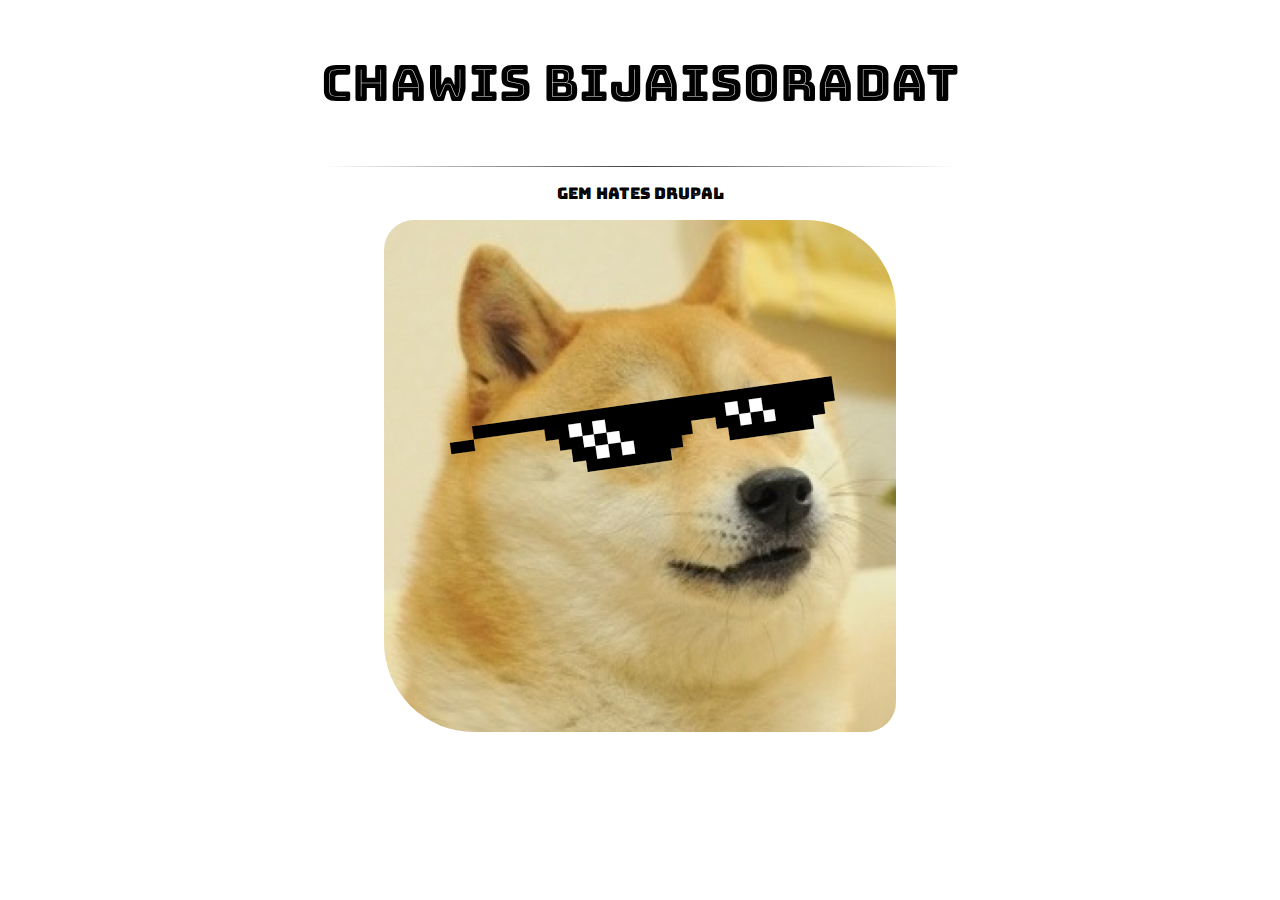
<file: index.html>
<!DOCTYPE html>
<html>
	<head>
		<title>
			Hello! Web Development II
		</title>
		<link href="https://fonts.googleapis.com/css?family=Bungee+Inline" rel="stylesheet">
		<style type="text/css">
			p {
				font-family: 'Bungee Inline', cursive;
			}
			.title {
				font-size: 50px;
			}
			img {
				border-bottom-left-radius: 90px;
				border-top-right-radius: 90px;
				border-bottom-right-radius: 30px;
				border-top-left-radius: 30px; 
			}
			hr {
				width: 50%;
				border: 0;
    		height: 1px;
    		background-image: linear-gradient(to right, rgba(0, 0, 0, 0), rgba(0, 0, 0, 0.75), rgba(0, 0, 0, 0));
			}
		</style>
	</head>
	<body>
		<center>
			<p class="title">Chawis Bijaisoradat</p>
			<hr/>
			<p>Gem hates drupal</p>
			<img src="doge.png">
		</center>
	</body>
</html>
</file>
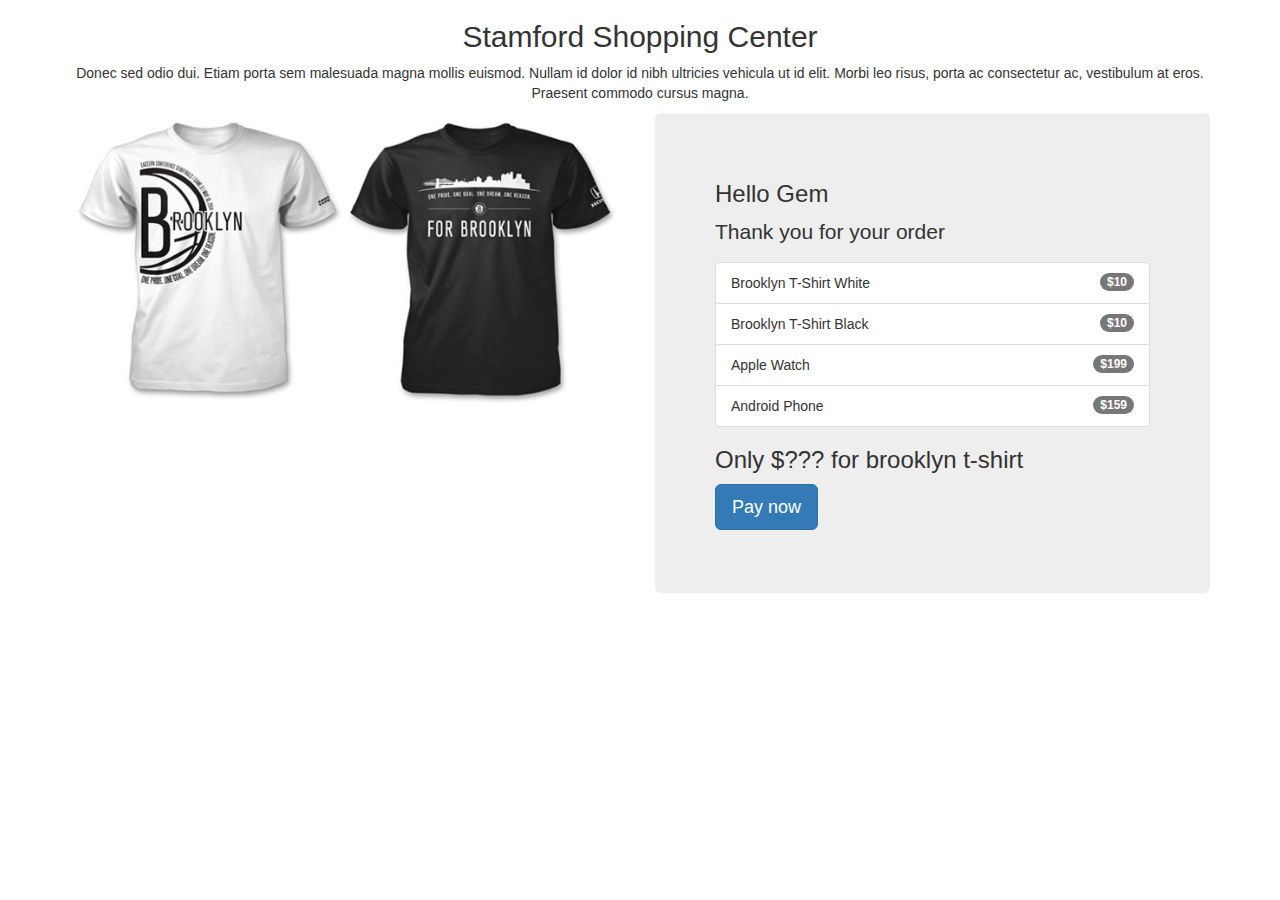
<file: Week3-2/index.html>
<!DOCTYPE html>
<html lang="en">
	<head>
		<title>Stamford Shopping Center</title>
		<link rel="stylesheet" type="text/css" href="css/bootstrap.css">
	</head>
	<body>
		<div class="container">
			<div class="row">
	           <div class="col-md-12 text-center">
	           	<h2>Stamford Shopping Center</h2>
	           	<p>Donec sed odio dui. Etiam porta sem malesuada magna mollis euismod. Nullam id dolor id nibh ultricies vehicula ut id elit. Morbi leo risus, porta ac consectetur ac, vestibulum at eros. Praesent commodo cursus magna.</p>
	           </div>
	       </div>
	       <div class="row">
	           <div class="col-md-6">
	           		<img class="img-responsive" src="images/t-shirt.jpg">
	           </div>
	           <div class="col-md-6">
	           		<div class="jumbotron">
	           			<h3>Hello <span id="name">customer</span> </h3>
	           			<p>Thank you for your order</p>
	           			<ul id="product-list" class="list-group">
	           				<li class="list-group-item">
	           					<span class="badge">$10</span>
	           					Product1
	           				</li>
	           			</ul>
	           			<h3>Only $<span id="price">???</span> for brooklyn t-shirt</h3>
	           			<p><a class="btn btn-primary btn-lg" href="#" role="button">Pay now</a></p>
	           		</div>
	           </div>
	       </div>
	     </div>
	</body>
</html>
<script type="text/javascript" src="js/shop.js"></script>
</file>
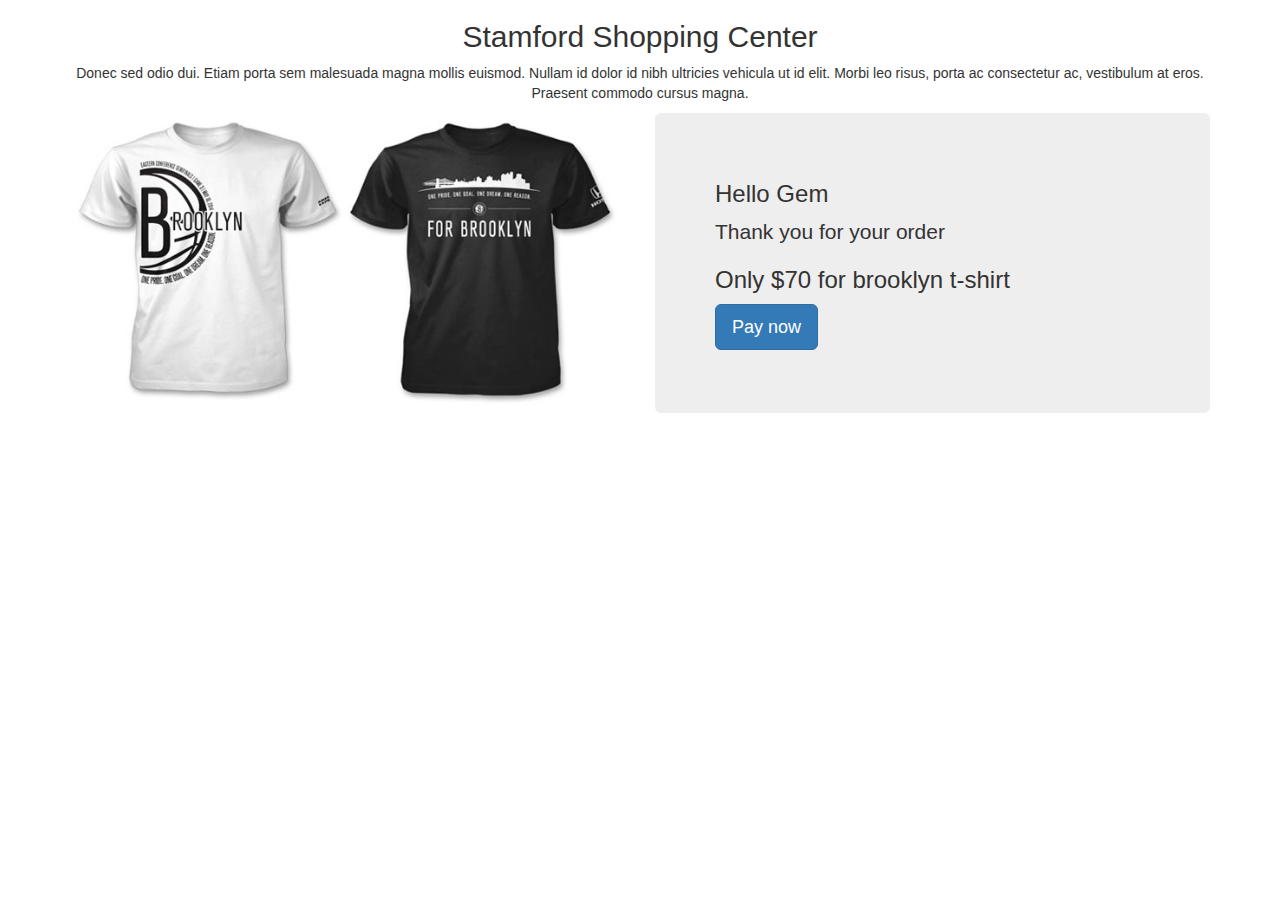
<file: Week3/index.html>
<!DOCTYPE html>
<html lang="en">
	<head>
		<title>Stamford Shopping Center</title>
		<link rel="stylesheet" type="text/css" href="css/bootstrap.css">
	</head>
	<body>
		<div class="container">
			<div class="row">
	           <div class="col-md-12 text-center">
	           	<h2>Stamford Shopping Center</h2>
	           	<p>Donec sed odio dui. Etiam porta sem malesuada magna mollis euismod. Nullam id dolor id nibh ultricies vehicula ut id elit. Morbi leo risus, porta ac consectetur ac, vestibulum at eros. Praesent commodo cursus magna.</p>
	           </div>
	       </div>
	       <div class="row">
	           <div class="col-md-6">
	           		<img class="img-responsive" src="images/t-shirt.jpg">
	           </div>
	           <div class="col-md-6">
	           		<div class="jumbotron">
	           			<h3>Hello <span id="name">customer</span> </h3>
	           			<p>Thank you for your order</p>
	           			<h3>Only $<span id="price">???</span> for brooklyn t-shirt</h3>
	           			<p><a class="btn btn-primary btn-lg" href="#" role="button">Pay now</a></p>
	           		</div>
	           </div>
	       </div>
	     </div>
	</body>
</html>
<script type="text/javascript" src="js/shop.js"></script>
</file>
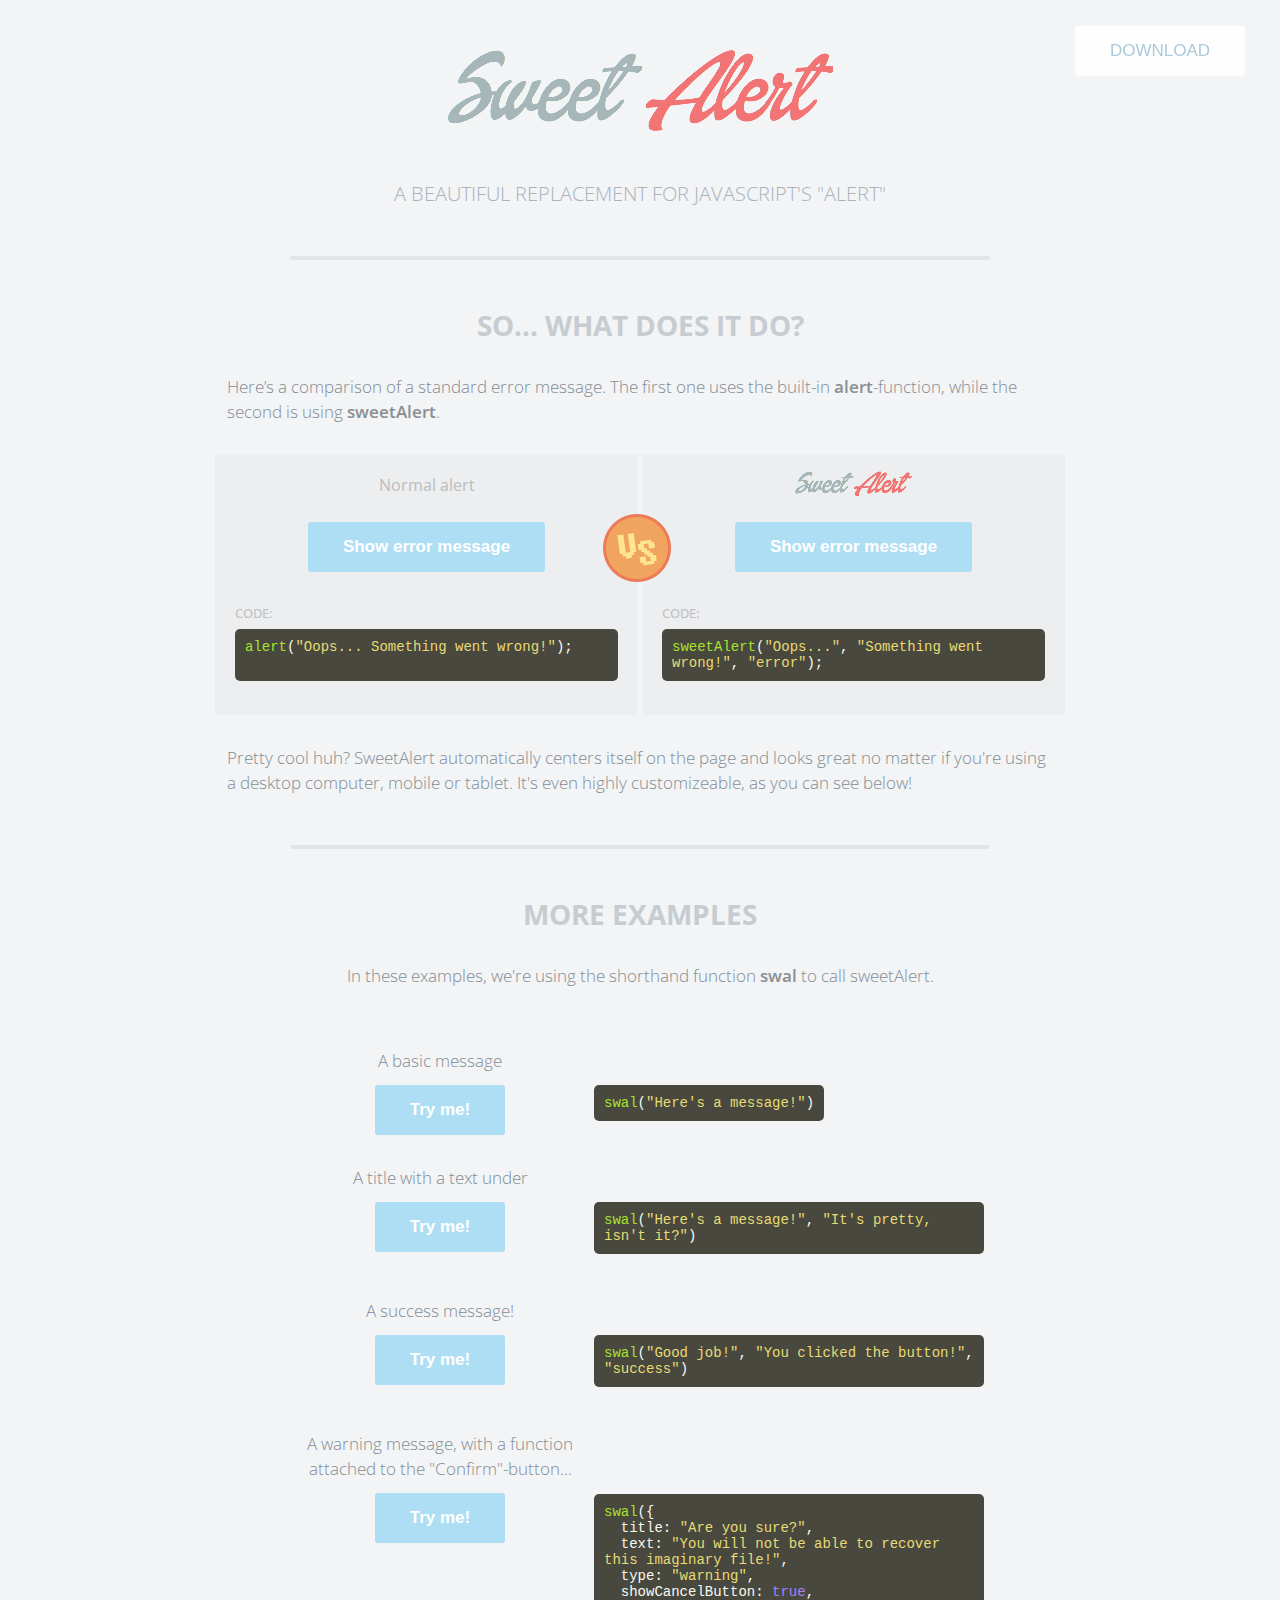
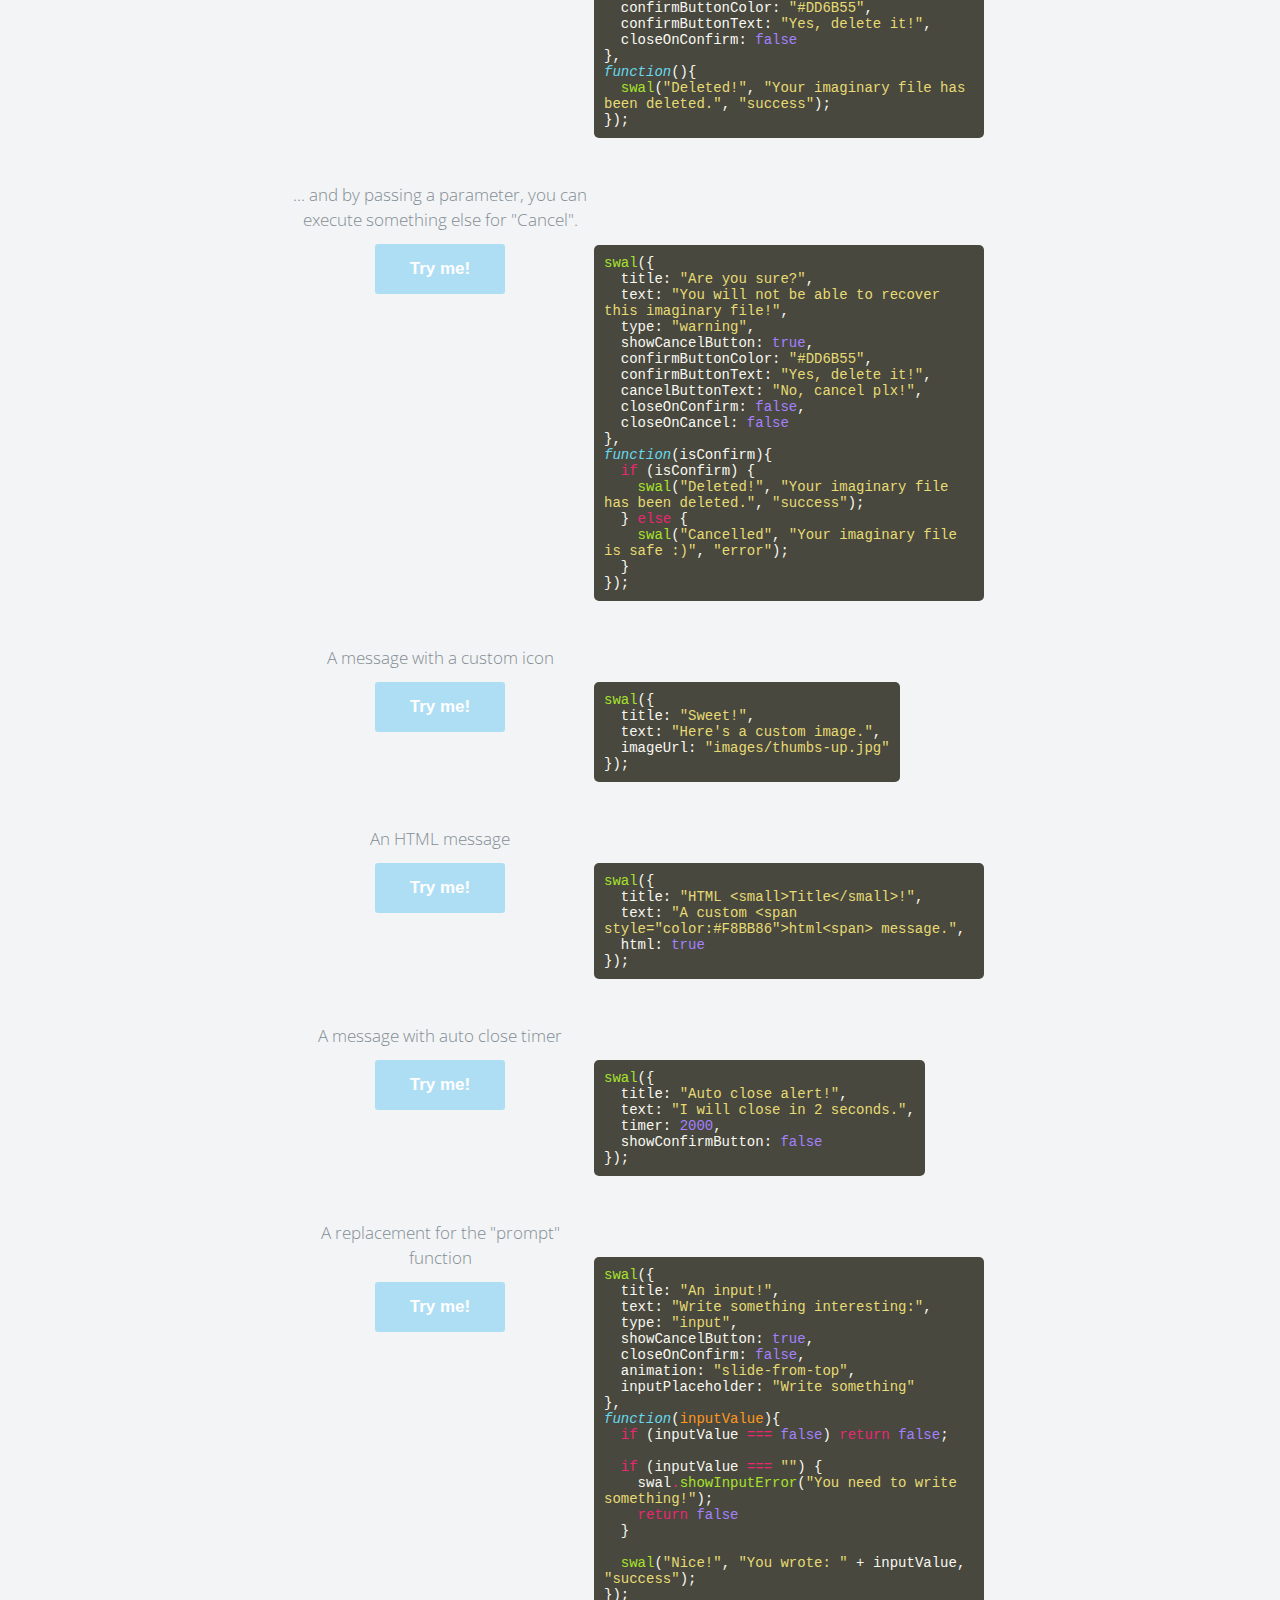
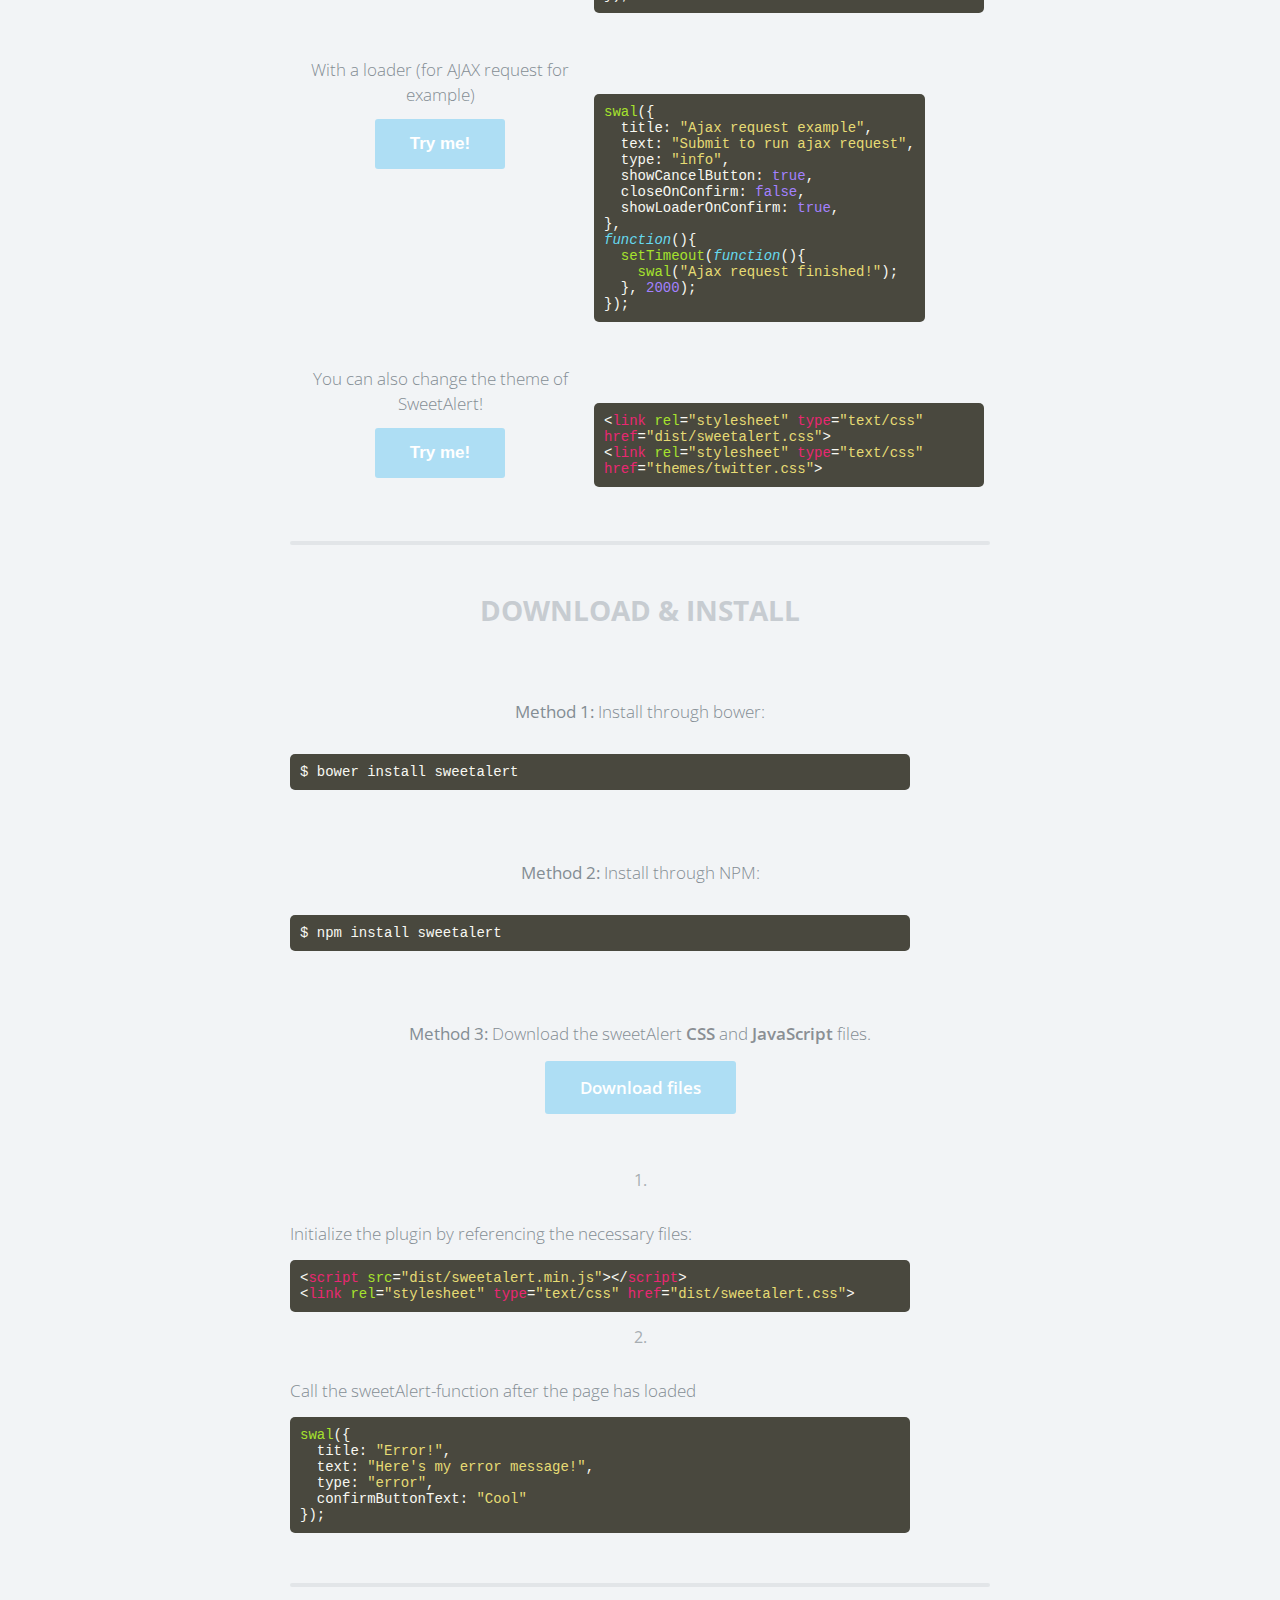
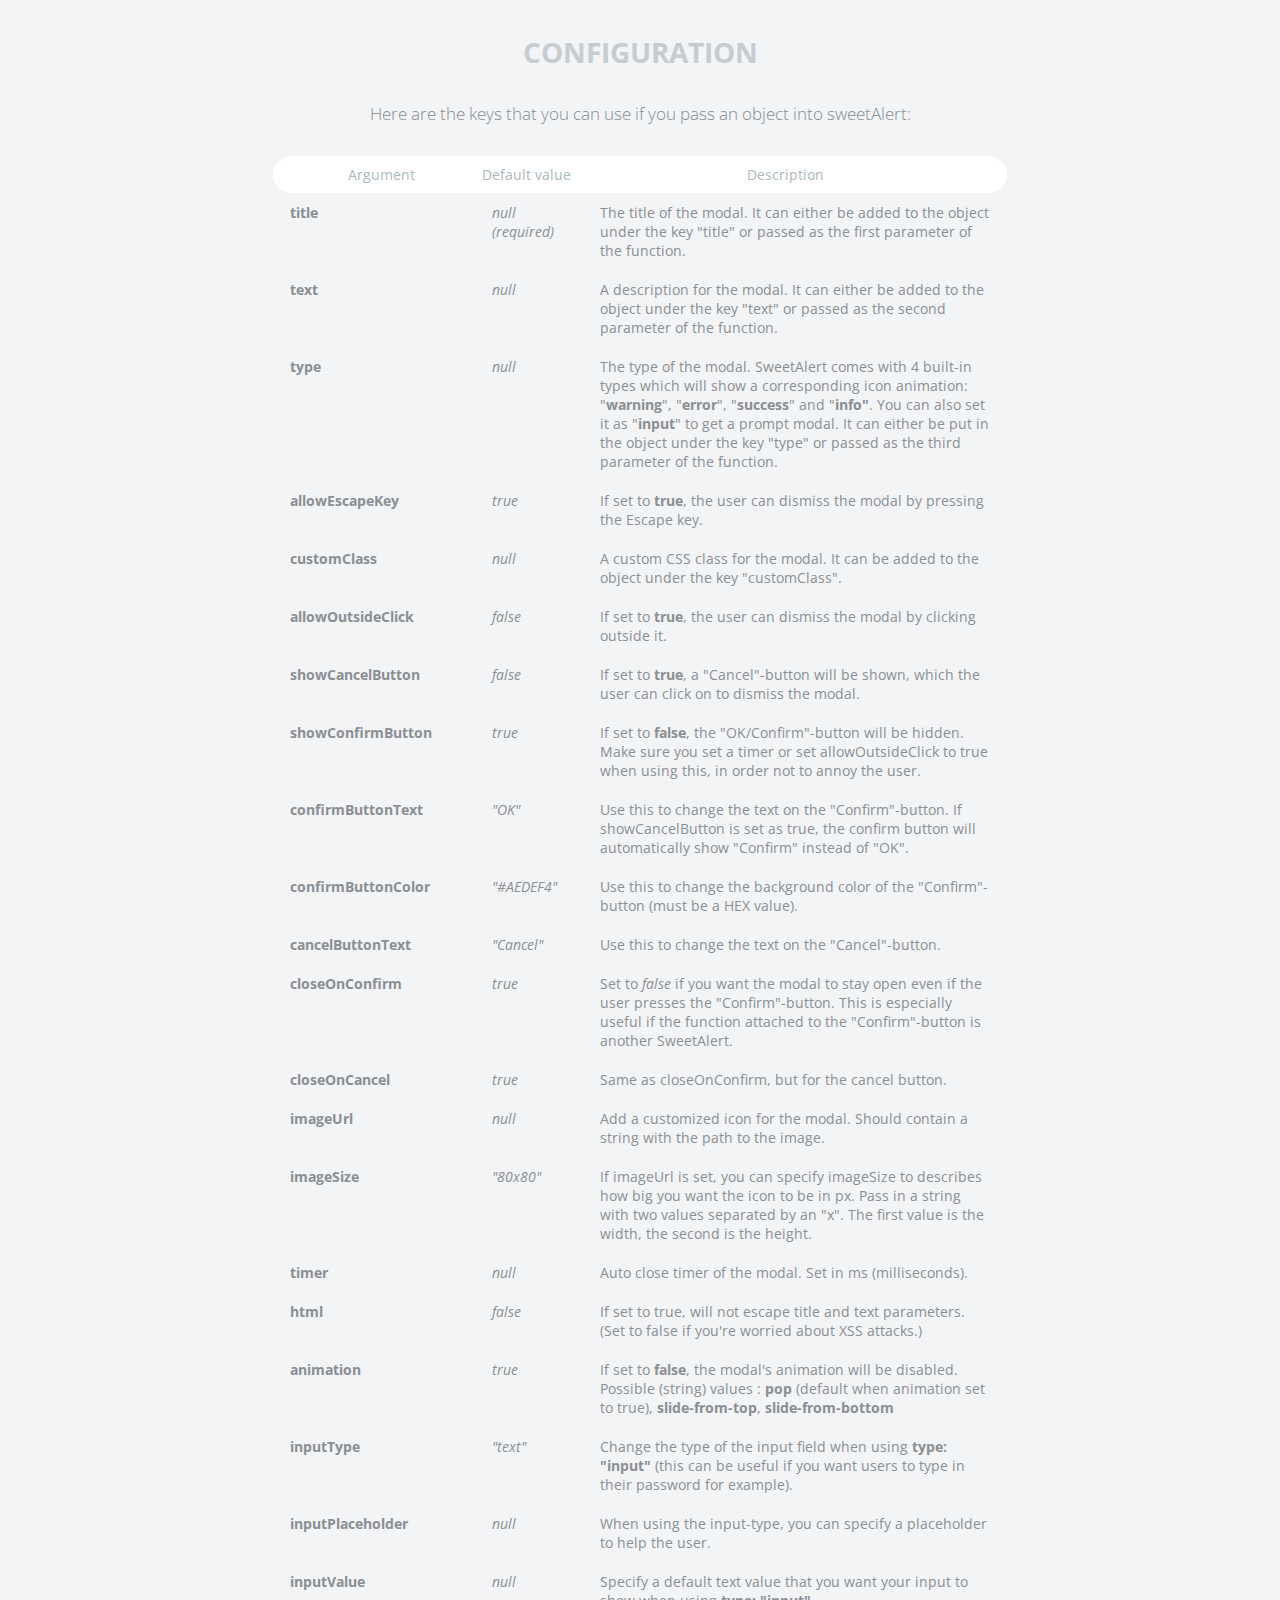
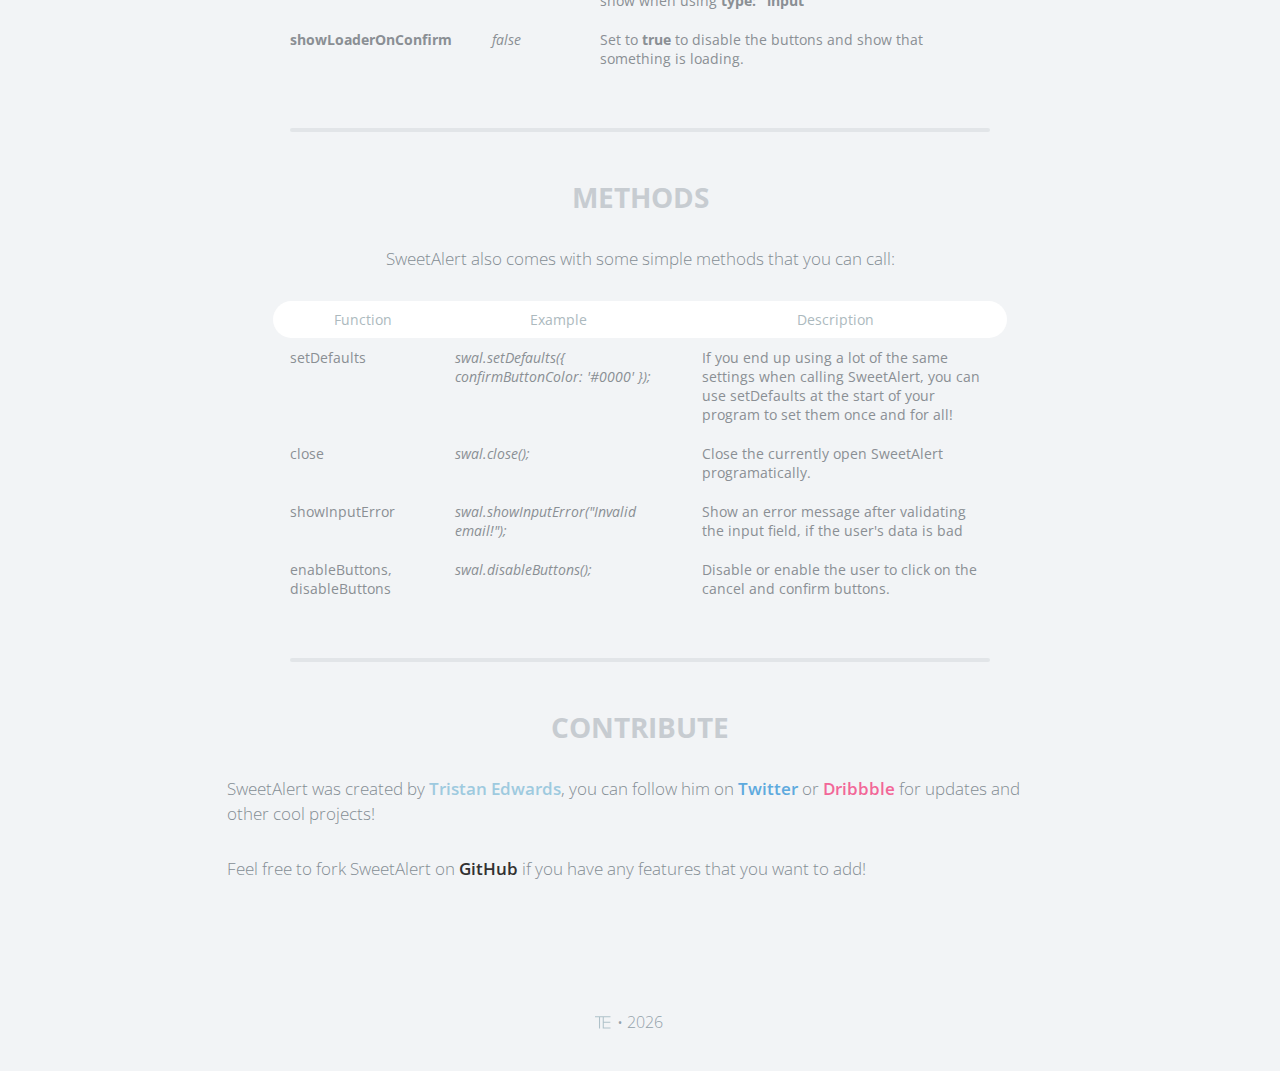
<file: ITE220Project/sweetalert-master/index.html>
<!doctype html>

<html>

<head>
  <meta charset="utf-8">
  <meta name="viewport" content="width=device-width, initial-scale=1, maximum-scale=1, user-scalable=0" />
  <title>SweetAlert</title>

  <link rel="stylesheet" href="example/example.css">
  <script src="https://code.jquery.com/jquery-2.1.3.min.js"></script>

  <!-- This is what you need -->
  <script src="dist/sweetalert-dev.js"></script>
  <link rel="stylesheet" href="dist/sweetalert.css">
  <!--.......................-->

</head>

<body>

<h1>Sweet Alert</h1>
<h2>A beautiful replacement for JavaScript's "Alert"</h2>
<button class="download">Download</button>

<!-- What does it do? -->
<h3>So... What does it do?</h3>
<p>Here’s a comparison of a standard error message. The first one uses the built-in <strong>alert</strong>-function, while the second is using <strong>sweetAlert</strong>.</p>

<div class="showcase normal">
	<h4>Normal alert</h4>
	<button>Show error message</button>

	<h5>Code:</h5>
	<pre><span class="attr">alert</span>(<span class="str">"Oops... Something went wrong!"</span>);

	</pre>

	<div class="vs-icon"></div>
</div>

<div class="showcase sweet">
	<h4>Sweet Alert</h4>
	<button>Show error message</button>

	<h5>Code:</h5>
	<pre><span class="attr">sweetAlert</span>(<span class="str">"Oops..."</span>, <span class="str">"Something went wrong!"</span>, <span class="str">"error"</span>);</pre>
</div>

<p>Pretty cool huh? SweetAlert automatically centers itself on the page and looks great no matter if you're using a desktop computer, mobile or tablet. It's even highly customizeable, as you can see below!</p>


<!-- Examples -->
<h3>More examples</h3>

<p class="center">In these examples, we're using the shorthand function <strong>swal</strong> to call sweetAlert.</p>

<ul class="examples">

	<li class="message">
		<div class="ui">
			<p>A basic message</p>
			<button>Try me!</button>
		</div>
		<pre><span class="attr">swal</span>(<span class="str">"Here's a message!"</span>)</pre>
	</li>

	<li class="title-text">
		<div class="ui">
			<p>A title with a text under</p>
			<button>Try me!</button>
		</div>
		<pre><span class="attr">swal</span>(<span class="str">"Here's a message!"</span>, <span class="str">"It's pretty, isn't it?"</span>)</pre>
	</li>

	<li class="success">
		<div class="ui">
			<p>A success message!</p>
			<button>Try me!</button>
		</div>
		<pre><span class="attr">swal</span>(<span class="str">"Good job!"</span>, <span class="str">"You clicked the button!"</span>, <span class="str">"success"</span>)</pre>
	</li>

	<li class="warning confirm">
		<div class="ui">
			<p>A warning message, with a function attached to the "Confirm"-button...</p>
			<button>Try me!</button>
		</div>
		<pre><span class="attr">swal</span>({
&nbsp;&nbsp;title: <span class="str">"Are you sure?"</span>,
&nbsp;&nbsp;text: <span class="str">"You will not be able to recover this imaginary file!"</span>,
&nbsp;&nbsp;type: <span class="str">"warning"</span>,
&nbsp;&nbsp;showCancelButton: <span class="val">true</span>,
&nbsp;&nbsp;confirmButtonColor: <span class="str">"#DD6B55"</span>,
&nbsp;&nbsp;confirmButtonText: <span class="str">"Yes, delete it!"</span>,
&nbsp;&nbsp;closeOnConfirm: <span class="val">false</span>
},
<span class="func"><i>function</i></span>(){
&nbsp;&nbsp;<span class="attr">swal</span>(<span class="str">"Deleted!"</span>, <span class="str">"Your imaginary file has been deleted."</span>, <span class="str">"success"</span>);
});</pre>
	</li>

	<li class="warning cancel">
		<div class="ui">
			<p>... and by passing a parameter, you can execute something else for "Cancel".</p>
			<button>Try me!</button>
		</div>
		<pre><span class="attr">swal</span>({
&nbsp;&nbsp;title: <span class="str">"Are you sure?"</span>,
&nbsp;&nbsp;text: <span class="str">"You will not be able to recover this imaginary file!"</span>,
&nbsp;&nbsp;type: <span class="str">"warning"</span>,
&nbsp;&nbsp;showCancelButton: <span class="val">true</span>,
&nbsp;&nbsp;confirmButtonColor: <span class="str">"#DD6B55"</span>,
&nbsp;&nbsp;confirmButtonText: <span class="str">"Yes, delete it!"</span>,
&nbsp;&nbsp;cancelButtonText: <span class="str">"No, cancel plx!"</span>,
&nbsp;&nbsp;closeOnConfirm: <span class="val">false</span>,
&nbsp;&nbsp;closeOnCancel: <span class="val">false</span>
},
<span class="func"><i>function</i></span>(isConfirm){
&nbsp;&nbsp;<span class="tag">if</span> (isConfirm) {
&nbsp;&nbsp;&nbsp;&nbsp;<span class="attr">swal</span>(<span class="str">"Deleted!"</span>, <span class="str">"Your imaginary file has been deleted."</span>, <span class="str">"success"</span>);
&nbsp;&nbsp;} <span class="tag">else</span> {
	&nbsp;&nbsp;&nbsp;&nbsp;<span class="attr">swal</span>(<span class="str">"Cancelled"</span>, <span class="str">"Your imaginary file is safe :)"</span>, <span class="str">"error"</span>);
&nbsp;&nbsp;}
});</pre>
	</li>

	<li class="custom-icon">
		<div class="ui">
			<p>A message with a custom icon</p>
			<button>Try me!</button>
		</div>
		<pre><span class="attr">swal</span>({
&nbsp;&nbsp;title: <span class="str">"Sweet!"</span>,
&nbsp;&nbsp;text: <span class="str">"Here's a custom image."</span>,
&nbsp;&nbsp;imageUrl: <span class="str">"images/thumbs-up.jpg"</span>
});</pre>
	</li>

	<li class="message-html">
		<div class="ui">
			<p>An HTML message</p>
			<button>Try me!</button>
		</div>
		<pre><span class="attr">swal</span>({
&nbsp;&nbsp;title: <span class="str">"HTML &lt;small&gt;Title&lt;/small&gt;!"</span>,
&nbsp;&nbsp;text: <span class="str">"A custom &lt;span style="color:#F8BB86"&gt;html&lt;span&gt; message."</span>,
&nbsp;&nbsp;html: <span class="val">true</span>
});</pre>
	</li>

	<li class="timer">
		<div class="ui">
			<p>A message with auto close timer</p>
			<button>Try me!</button>
		</div>
		<pre><span class="attr">swal</span>({
&nbsp;&nbsp;title: <span class="str">"Auto close alert!"</span>,
&nbsp;&nbsp;text: <span class="str">"I will close in 2 seconds."</span>,
&nbsp;&nbsp;timer: <span class="val">2000</span>,
&nbsp;&nbsp;showConfirmButton: <span class="val">false</span>
});</pre>
	</li>


	<li class="input">
		<div class="ui">
			<p>A replacement for the "prompt" function</p>
			<button>Try me!</button>
		</div>
		<pre><span class="attr">swal</span>({
&nbsp;&nbsp;title: <span class="str">"An input!"</span>,
&nbsp;&nbsp;text: <span class="str">"Write something interesting:"</span>,
&nbsp;&nbsp;type: <span class="str">"input"</span>,
&nbsp;&nbsp;showCancelButton: <span class="val">true</span>,
&nbsp;&nbsp;closeOnConfirm: <span class="val">false</span>,
&nbsp;&nbsp;animation: <span class="str">"slide-from-top"</span>,
&nbsp;&nbsp;inputPlaceholder: <span class="str">"Write something"</span>
},
<span class="func"><i>function</i></span>(<span class="arg">inputValue</span>){
&nbsp;&nbsp;<span class="tag">if</span> (inputValue <span class="tag">===</span> <span class="val">false</span>) <span class="tag">return</span> <span class="val">false</span>;
&nbsp;&nbsp;
&nbsp;&nbsp;<span class="tag">if</span> (inputValue <span class="tag">===</span> <span class="str">""</span>) {
&nbsp;&nbsp;&nbsp;&nbsp;swal<span class="tag">.</span><span class="attr">showInputError</span>(<span class="str">"You need to write something!"</span>);
&nbsp;&nbsp;&nbsp;&nbsp;<span class="tag">return</span> <span class="val">false</span>
&nbsp;&nbsp;}
&nbsp;&nbsp;
&nbsp;&nbsp;<span class="attr">swal</span>(<span class="str">"Nice!"</span>, <span class="str">"You wrote: "</span> + inputValue, <span class="str">"success"</span>);
});</pre>
	</li>

  <li class="ajax">
    <div class="ui">
			<p>With a loader (for AJAX request for example)</p>
			<button>Try me!</button>
		</div>
		<pre><span class="attr">swal</span>({
&nbsp;&nbsp;title: <span class="str">"Ajax request example"</span>,
&nbsp;&nbsp;text: <span class="str">"Submit to run ajax request"</span>,
&nbsp;&nbsp;type: <span class="str">"info"</span>,
&nbsp;&nbsp;showCancelButton: <span class="val">true</span>,
&nbsp;&nbsp;closeOnConfirm: <span class="val">false</span>,
&nbsp;&nbsp;showLoaderOnConfirm: <span class="val">true</span>,
},
<span class="func"><i>function</i></span>(){
&nbsp;&nbsp;<span class="attr">setTimeout</span>(<span class="func"><i>function</i></span>(){
&nbsp;&nbsp;&nbsp;&nbsp;<span class="attr">swal</span>(<span class="str">"Ajax request finished!"</span>);
&nbsp;&nbsp;}, <span class="val">2000</span>);
});</pre>
	</li>

	<li class="theme">
		<div class="ui">
			<p>You can also change the theme of SweetAlert!</p>
			<button>Try me!</button>
		</div>
		<pre>&lt;<span class="tag">link</span> <span class="attr">rel</span>=<span class="str">"stylesheet"</span> <span class="tag">type</span>=<span class="str">"text/css"</span> <span class="tag">href</span>=<span class="str">"dist/sweetalert.css"</span>&gt;
			&lt;<span class="tag">link</span> <span class="attr">rel</span>=<span class="str">"stylesheet"</span> <span class="tag">type</span>=<span class="str">"text/css"</span> <span class="tag">href</span>=<span class="str">"themes/twitter.css"</span>&gt;</pre>
	</li>

</ul>


<!-- Download & Install -->
<h3 id="download-section">Download & install</h3>

<div class="center-container">
	<p class="center"><b>Method 1:</b> Install through bower:</p>
	<pre class="center">$ bower install sweetalert</pre>
</div>

<div class="center-container">
	<p class="center"><b>Method 2:</b> Install through NPM:</p>
	<pre class="center">$ npm install sweetalert</pre>
</div>

<p class="center"><b>Method 3:</b> Download the sweetAlert <strong>CSS</strong> and <strong>JavaScript</strong> files.</p>

<a class="button" href="https://github.com/t4t5/sweetalert/archive/master.zip" download>Download files</a>

<ol>
	<li>
		<p>Initialize the plugin by referencing the necessary files:</p>
		<pre>&lt;<span class="tag">script</span> <span class="attr">src</span>=<span class="str">"dist/sweetalert.min.js"</span>&gt;&lt;/<span class="tag">script</span>&gt;
&lt;<span class="tag">link</span> <span class="attr">rel</span>=<span class="str">"stylesheet"</span> <span class="tag">type</span>=<span class="str">"text/css"</span> <span class="tag">href</span>=<span class="str">"dist/sweetalert.css"</span>&gt;</pre>
	</li>

	<li>
		<p>Call the sweetAlert-function after the page has loaded</p>
		<pre><span class="attr">swal</span>({
&nbsp;&nbsp;title: <span class="str">"Error!"</span>,
&nbsp;&nbsp;text: <span class="str">"Here's my error message!"</span>,
&nbsp;&nbsp;type: <span class="str">"error"</span>,
&nbsp;&nbsp;confirmButtonText: <span class="str">"Cool"</span>
});
</pre>
	</li>
</ol>



<!-- Configuration -->
<h3>Configuration</h3>

<p class="center">Here are the keys that you can use if you pass an object into sweetAlert:</p>

<table>
	<tr class="titles">
		<th>
			<div class="border-left"></div>
			Argument
		</th>
		<th>Default value</th>
		<th>
			<div class="border-right"></div>
			Description
		</th>
	</tr>
	<tr>
		<td><b>title</b></td>
		<td><i>null (required)</i></td>
		<td>The title of the modal. It can either be added to the object under the key "title" or passed as the first parameter of the function.</td>
	</tr>
	<tr>
		<td><b>text</b></td>
		<td><i>null</i></td>
		<td>A description for the modal. It can either be added to the object under the key "text" or passed as the second parameter of the function.</td>
	</tr>
	<tr>
		<td><b>type</b></td>
		<td><i>null</i></td>
		<td>The type of the modal. SweetAlert comes with 4 built-in types which will show a corresponding icon animation: "<strong>warning</strong>", "<strong>error</strong>", "<strong>success</strong>" and "<strong>info"</strong>. You can also set it as "<strong>input</strong>" to get a prompt modal. It can either be put in the object under the key "type" or passed as the third parameter of the function.</td>
	</tr>
    <tr>
      <td><b>allowEscapeKey</b></td>
      <td><i>true</i></td>
      <td>If set to <strong>true</strong>, the user can dismiss the modal by pressing the Escape key.</td>
    </tr>
	<tr>
		<td><b>customClass</b></td>
		<td><i>null</i></td>
		<td>A custom CSS class for the modal. It can be added to the object under the key "customClass".</td>
	</tr>
	<tr>
		<td><b>allowOutsideClick</b></td>
		<td><i>false</i></td>
		<td>If set to <strong>true</strong>, the user can dismiss the modal by clicking outside it.</td>
	</tr>
	<tr>
		<td><b>showCancelButton</b></td>
		<td><i>false</i></td>
		<td>If set to <strong>true</strong>, a "Cancel"-button will be shown, which the user can click on to dismiss the modal.</td>
	</tr>
	<tr>
		<td><b>showConfirmButton</b></td>
		<td><i>true</i></td>
		<td>If set to <strong>false</strong>, the "OK/Confirm"-button will be hidden. Make sure you set a timer or set allowOutsideClick to true when using this, in order not to annoy the user.</td>
	</tr>
	<tr>
		<td><b>confirmButtonText</b></td>
		<td><i>"OK"</i></td>
		<td>Use this to change the text on the "Confirm"-button. If showCancelButton is set as true, the confirm button will automatically show "Confirm" instead of "OK".</td>
	</tr>
	<tr>
		<td><b>confirmButtonColor</b></td>
		<td><i>"#AEDEF4"</i></td>
		<td>Use this to change the background color of the "Confirm"-button (must be a HEX value).</td>
	</tr>
	<tr>
		<td><b>cancelButtonText</b></td>
		<td><i>"Cancel"</i></td>
		<td>Use this to change the text on the "Cancel"-button.</td>
	</tr>
	<tr>
		<td><b>closeOnConfirm</b></td>
		<td><i>true</i></td>
		<td>Set to <i>false</i> if you want the modal to stay open even if the user presses the "Confirm"-button. This is especially useful if the function attached to the "Confirm"-button is another SweetAlert.</td>
	</tr>
	<tr>
		<td><b>closeOnCancel</b></td>
		<td><i>true</i></td>
		<td>Same as closeOnConfirm, but for the cancel button.</td>
	</tr>
	<tr>
		<td><b>imageUrl</b></td>
		<td><i>null</i></td>
		<td>Add a customized icon for the modal. Should contain a string with the path to the image.</td>
	</tr>
	<tr>
		<td><b>imageSize</b></td>
		<td><i>"80x80"</i></td>
		<td>If imageUrl is set, you can specify imageSize to describes how big you want the icon to be in px. Pass in a string with two values separated by an "x". The first value is the width, the second is the height.</td>
	</tr>
	<tr>
		<td><b>timer</b></td>
		<td><i>null</i></td>
		<td>Auto close timer of the modal. Set in ms (milliseconds).</td>
	</tr>
	<tr>
		<td><b>html</b></td>
		<td><i>false</i></td>
		<td>If set to true, will not escape title and text parameters. (Set to false if you're worried about XSS attacks.)</td>
	</tr>
	<tr>
		<td><b>animation</b></td>
		<td><i>true</i></td>
		<td>If set to <strong>false</strong>, the modal's animation will be disabled. Possible (string) values : <strong>pop</strong> (default when animation set to true), <strong>slide-from-top</strong>, <strong>slide-from-bottom</strong></td>
	</tr>
	<tr>
		<td><b>inputType</b></td>
		<td><i>"text"</i></td>
		<td>Change the type of the input field when using <strong>type: "input"</strong> (this can be useful if you want users to type in their password for example).</td>
	</tr>
	<tr>
		<td><b>inputPlaceholder</b></td>
		<td><i>null</i></td>
		<td>When using the input-type, you can specify a placeholder to help the user.</td>
	</tr>
	<tr>
		<td><b>inputValue</b></td>
		<td><i>null</i></td>
		<td>Specify a default text value that you want your input to show when using <strong>type: "input"</strong></td>
	</tr>
	<tr>
		<td><b>showLoaderOnConfirm</b></td>
		<td><i>false</i></td>
    <td>Set to <strong>true</strong> to disable the buttons and show that something is loading.</td>
	</tr>
</table>


<!-- Methods -->
<h3>Methods</h3>

<p class="center">SweetAlert also comes with some simple methods that you can call:</p>

<table>
	<tr class="titles">
		<th>
			<div class="border-left"></div>
			Function
		</th>
		<th>Example</th>
		<th>
			<div class="border-right"></div>
			Description
		</th>
	</tr>
	<tr>
		<td>setDefaults</td>
		<td><i>swal.setDefaults({ confirmButtonColor: '#0000' });</i></td>
		<td>If you end up using a lot of the same settings when calling SweetAlert, you can use setDefaults at the start of your program to set them once and for all!</td>
	</tr>
	<tr>
		<td>close</td>
		<td><i>swal.close();</i></td>
		<td>Close the currently open SweetAlert programatically.</td>
	</tr>
	<tr>
		<td>showInputError</td>
		<td><i>swal.showInputError("Invalid email!");</i></td>
		<td>Show an error message after validating the input field, if the user's data is bad</td>
	</tr>
	<tr>
		<td>enableButtons, disableButtons</td>
		<td><i>swal.disableButtons();</i></td>
		<td>Disable or enable the user to click on the cancel and confirm buttons.</td>
	</tr>
</table>



<!-- Contribute -->
<h3>Contribute</h3>
<p>SweetAlert was created by <a href="http://tristanedwards.me" target="_blank">Tristan Edwards</a>, you can follow him on <a href="https://twitter.com/t4t5" target="_blank" class="twitter">Twitter</a> or <a href="https://dribbble.com/tristanedwards" target="_blank" class="dribbble">Dribbble</a> for updates and other cool projects!</p>
<p>Feel free to fork SweetAlert on <a href="https://github.com/t4t5/sweetalert" class="github">GitHub</a> if you have any features that you want to add!</p>


<footer>
	<span class="te-logo">TE</span> • <script>document.write(new Date().getFullYear())</script>
</footer>


<script>

document.querySelector('button.download').onclick = function(){
	$("html, body").animate({ scrollTop: $("#download-section").offset().top }, 1000);
};

document.querySelector('.showcase.normal button').onclick = function(){
	alert("Oops... Something went wrong!");
};

document.querySelector('.showcase.sweet button').onclick = function(){
	swal("Oops...", "Something went wrong!", "error");
};

document.querySelector('ul.examples li.message button').onclick = function(){
	swal("Here's a message!");
};

document.querySelector('ul.examples li.timer button').onclick = function(){
	swal({
		title: "Auto close alert!",
		text: "I will close in 2 seconds.",
		timer: 2000,
		showConfirmButton: false
	});
};

document.querySelector('ul.examples li.title-text button').onclick = function(){
	swal("Here's a message!", "It's pretty, isn't it?");
};

document.querySelector('ul.examples li.success button').onclick = function(){
	swal("Good job!", "You clicked the button!", "success");
};

document.querySelector('ul.examples li.warning.confirm button').onclick = function(){
	swal({
		title: "Are you sure?",
		text: "You will not be able to recover this imaginary file!",
		type: "warning",
		showCancelButton: true,
		confirmButtonColor: '#DD6B55',
		confirmButtonText: 'Yes, delete it!',
		closeOnConfirm: false
	},
	function(){
		swal("Deleted!", "Your imaginary file has been deleted!", "success");
	});
};

document.querySelector('ul.examples li.warning.cancel button').onclick = function(){
	swal({
		title: "Are you sure?",
		text: "You will not be able to recover this imaginary file!",
		type: "warning",
		showCancelButton: true,
		confirmButtonColor: '#DD6B55',
		confirmButtonText: 'Yes, delete it!',
		cancelButtonText: "No, cancel plx!",
		closeOnConfirm: false,
		closeOnCancel: false
	},
	function(isConfirm){
    if (isConfirm){
      swal("Deleted!", "Your imaginary file has been deleted!", "success");
    } else {
      swal("Cancelled", "Your imaginary file is safe :)", "error");
    }
	});
};

document.querySelector('ul.examples li.custom-icon button').onclick = function(){
	swal({
		title: "Sweet!",
		text: "Here's a custom image.",
		imageUrl: 'example/images/thumbs-up.jpg'
	});
};

document.querySelector('ul.examples li.message-html button').onclick = function(){
	swal({
		title: "HTML <small>Title</small>!",
		text: 'A custom <span style="color:#F8BB86">html</span> message.',
		html: true
	});
};

document.querySelector('ul.examples li.input button').onclick = function(){
	swal({
		title: "An input!",
		text: 'Write something interesting:',
		type: 'input',
		showCancelButton: true,
		closeOnConfirm: false,
		animation: "slide-from-top",
		inputPlaceholder: "Write something",
	},
	function(inputValue){
		if (inputValue === false) return false;

		if (inputValue === "") {
			swal.showInputError("You need to write something!");
			return false;
		}
    
		swal("Nice!", 'You wrote: ' + inputValue, "success");

	});
};

document.querySelector('ul.examples li.theme button').onclick = function() {
	swal({
		title: "Themes!",
		text: "Here's the Twitter theme for SweetAlert!",
		confirmButtonText: "Cool!",
		customClass: 'twitter'
	});
};

document.querySelector('ul.examples li.ajax button').onclick = function() {
  swal({
    title: 'Ajax request example',
    text: 'Submit to run ajax request',
    type: 'info',
    showCancelButton: true,
    closeOnConfirm: false,
    showLoaderOnConfirm: true,
  }, function(){
    setTimeout(function() {
      swal('Ajax request finished!');
    }, 2000);
  });
};

</script>



</body>

</html>
</file>
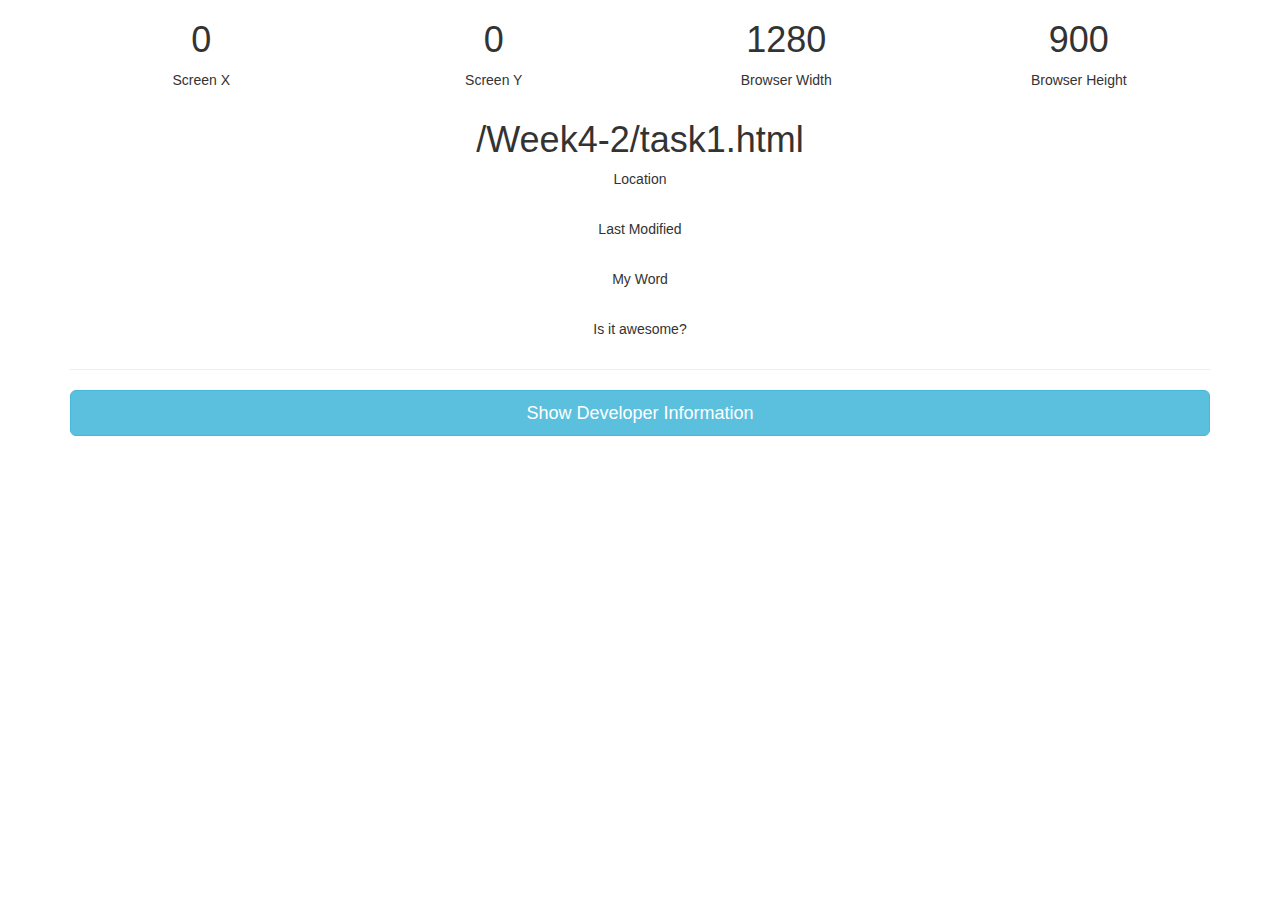
<file: Week4-2/task1.html>
<!DOCTYPE html>
<html lang="en">
	<head>
		<title>Stamford Shopping Center</title>
		<link rel="stylesheet" type="text/css" href="css/bootstrap.min.css">
	</head>
	<body>
		<div class="container">
			<div class="row">

				<div class="col-md-3">
					<h1 id="screenX" class="text-center"></h1>
					<p class="text-center">Screen X</p>
				</div>
				<div class="col-md-3">
					<h1 id="screenY" class="text-center"></h1>
					<p class="text-center">Screen Y</p>
				</div>
				<div class="col-md-3" >
					<h1 id="screenWidth" class="text-center"></h1>
					<p class="text-center">Browser Width</p>
				</div>
				<div class="col-md-3" >
					<h1 id="screenHeight" class="text-center"></h1>
					<p class="text-center">Browser Height</p>
				</div>

			</div>

			<div class="row">
				<div class="col-md-12">
					<h1 id="location" class="text-center"></h1>
					<p class="text-center">Location</p>
				</div>
				<div class="col-md-12">
					<h1 id="lastmod" class="text-center"></h1>
					<p class="text-center">Last Modified</p>
				</div>
				<div class="col-md-12">
					<h1 id="string" class="text-center"></h1>
					<p class="text-center">My Word</p>
				</div>
				<div class="col-md-12">
					<h1 id="stringCheck" class="text-center"></h1>
					<p class="text-center">Is it awesome?</p>
				</div>
			</div>

			<div class="row">
				<div class="col-md-12">
					<hr/>
					<button id="dev-info" class="btn btn-info btn-lg btn-block">Show Developer Information</button>
				</div>
			</div>
  	</div>
  </body>
  <script type="text/javascript" src="js/task1.js"></script>
</html>
</file>
<file: ITE220Project/sweetalert-master/example/example.css>
@import url(http://fonts.googleapis.com/css?family=Open+Sans:400,600,700,300);
@import url(http://fonts.googleapis.com/css?family=Open+Sans+Condensed:700);
body {
  background-color: #f2f4f6;
  font-family: 'Open Sans', sans-serif;
  text-align: center; }

h1 {
  background-image: url("images/logo_big.png");
  background-image: -webkit-image-set(url("images/logo_big.png") 1x, url("images/logo_big@2x.png") 2x);
  width: 385px;
  height: 81px;
  text-indent: -9999px;
  white-space: nowrap;
  margin: 50px auto; }
  @media all and (max-width: 420px) {
    h1 {
      width: 300px;
      background-size: contain;
      background-repeat: no-repeat;
      background-position: center; } }
  @media all and (max-width: 330px) {
    h1 {
      width: 250px; } }

h2 {
  font-size: 20px;
  color: #A9B2BC;
  line-height: 25px;
  text-transform: uppercase;
  font-weight: 300;
  text-align: center;
  display: block; }

h3 {
  font-size: 28px;
  color: #C7CCD1;
  text-transform: uppercase;
  font-family: 'Open Sans Condensed', sans-serif;
  margin-top: 100px;
  text-align: center;
  position: relative; }
  h3#download-section {
    margin-top: 50px;
    padding-top: 40px; }
  h3::after {
    content: "";
    background-color: #e2e5e8;
    height: 4px;
    width: 700px;
    left: 50%;
    margin-left: -350px;
    position: absolute;
    margin-top: -50px;
    border-radius: 2px; }
    @media all and (max-width: 740px) {
      h3::after {
        width: auto;
        left: 20px;
        right: 20px;
        margin-left: 0; } }

a {
  text-decoration: none; }

p {
  max-width: 826px;
  margin: 30px auto;
  font-size: 17px;
  font-weight: 300;
  color: #848D94;
  line-height: 25px;
  text-align: left; }
  p.center {
    text-align: center; }
  p strong {
    color: #8A8F94;
    font-weight: 600; }
  p a {
    color: #9ECADF;
    font-weight: 600; }
    p a:hover {
      text-decoration: underline; }
    p a.twitter {
      color: #5eaade; }
    p a.dribbble {
      color: #f26798; }
    p a.github {
      color: #323131; }

button, .button {
  background-color: #AEDEF4;
  color: white;
  border: none;
  box-shadow: none;
  font-size: 17px;
  font-weight: 500;
  font-weight: 600;
  border-radius: 3px;
  padding: 15px 35px;
  margin: 26px 5px 0 5px;
  cursor: pointer; }
  button:focus, .button:focus {
    outline: none; }
  button:hover, .button:hover {
    background-color: #a1d9f2; }
  button:active, .button:active {
    background-color: #81ccee; }
  button.cancel, .button.cancel {
    background-color: #D0D0D0; }
    button.cancel:hover, .button.cancel:hover {
      background-color: #c8c8c8; }
    button.cancel:active, .button.cancel:active {
      background-color: #b6b6b6; }
  button.download, .button.download {
    position: fixed;
    right: 30px;
    top: 0;
    background-color: rgba(255, 255, 255, 0.9);
    color: #ABCADA;
    font-weight: 500;
    text-transform: uppercase;
    z-index: 3; }
    @media all and (max-width: 1278px) {
      button.download, .button.download {
        display: none; } }

.center-container {
  max-width: 700px;
  margin: 70px auto; }

pre {
  background-color: #49483e;
  color: #f8f8f2;
  padding: 10px;
  border-radius: 5px;
  white-space: pre-line;
  text-align: left;
  font-size: 14px;
  max-width: 600px; }
  pre .str {
    color: #e6db74; }
  pre .func {
    color: #66d9ef; }
  pre .val {
    color: #a381ff; }
  pre .tag {
    color: #e92772; }
  pre .attr {
    color: #a6e22d; }
  pre .arg {
    color: #fd9720; }

.showcase {
  background-color: #eceef0;
  padding: 20px;
  display: inline-block;
  width: 383px;
  vertical-align: top;
  position: relative; }
  @media all and (max-width: 865px) {
    .showcase {
      margin: 5px auto;
      padding: 46px 20px; } }
  @media all and (max-width: 440px) {
    .showcase {
      width: auto; } }
  .showcase h4 {
    font-size: 16px;
    color: #BCBCBC;
    line-height: 22px;
    margin: 0 auto;
    font-weight: 400; }
  .showcase.sweet h4 {
    width: 117px;
    height: 25px;
    margin-top: -3px;
    text-indent: -9999px;
    background-image: url("images/logo_small.png");
    background-image: -webkit-image-set(url("images/logo_small.png") 1x, url("images/logo_small@2x.png") 2x); }
  .showcase h5 {
    margin-bottom: -7px;
    text-align: left;
    font-weight: 500;
    text-transform: uppercase;
    color: #c2c2c2; }
  .showcase button {
    margin-bottom: 10px; }
  .showcase .vs-icon {
    background-image: url("images/vs_icon.png");
    background-image: -webkit-image-set(url("images/vs_icon.png") 1x, url("images/vs_icon@2x.png") 2x);
    width: 69px;
    height: 69px;
    position: absolute;
    right: -34px;
    top: 60px;
    z-index: 2; }
    @media all and (max-width: 865px) {
      .showcase .vs-icon {
        margin: 5px auto;
        right: auto;
        left: 50%;
        margin-left: -35px;
        top: auto;
        bottom: -35px; } }

ul.examples {
  list-style-type: none;
  width: 700px;
  margin: 0 auto;
  text-align: left;
  padding-left: 0; }
  @media all and (max-width: 758px) {
    ul.examples {
      width: auto; } }
  ul.examples li {
    padding-left: 0; }
  ul.examples .ui, ul.examples pre {
    display: inline-block;
    vertical-align: top; }
    @media all and (max-width: 758px) {
      ul.examples .ui, ul.examples pre {
        display: block;
        max-width: none;
        margin: 0 auto; } }
  ul.examples .ui {
    width: 300px;
    text-align: center; }
    ul.examples .ui button {
      margin-top: 12px; }
    ul.examples .ui p {
      text-align: center;
      margin-bottom: 0; }
  ul.examples pre {
    max-width: 370px;
    margin-top: 67px; }
    @media all and (max-width: 758px) {
      ul.examples pre {
        margin-top: 16px !important;
        margin-bottom: 60px; } }
  ul.examples .warning pre {
    margin-top: 93px; }

ol {
  max-width: 700px;
  margin: 70px auto;
  list-style-position: inside;
  padding-left: 0; }
  ol li {
    color: #A7ADB2; }
    ol li p {
      margin-bottom: 10px; }

table {
  width: 700px;
  font-size: 14px;
  color: #8a8f94;
  margin: 10px auto;
  text-align: left;
  border-collapse: collapse; }
  @media all and (max-width: 750px) {
    table {
      width: auto;
      margin: 10px 20px; } }
  table th {
    background-color: white;
    padding: 9px;
    color: #acb9be;
    font-weight: 400;
    text-align: center;
    position: relative; }
    table th .border-left, table th .border-right {
      position: absolute;
      background-color: white;
      border-radius: 50%;
      top: 0;
      left: -17px;
      width: 37px;
      height: 37px; }
    table th .border-right {
      left: auto;
      right: -17px; }
    @media all and (max-width: 750px) {
      table th:nth-child(2) {
        display: none; } }
  table td {
    padding: 10px 20px;
    vertical-align: top; }
    table td:first-child {
      padding-left: 0px; }
    table td:last-child {
      padding-right: 0px; }
    @media all and (max-width: 750px) {
      table td:nth-child(2) {
        display: none; } }
    @media all and (max-width: 360px) {
      table td {
        padding: 10px 4px; }
        table td b {
          font-size: 13px; } }

footer {
  margin-top: 100px;
  padding-bottom: 30px;
  color: #9A999F;
  display: inline-block;
  position: relative;
  color: gray;
  font-weight: 400;
  color: #93a1aa;
  font-weight: 300; }
  footer .te-logo {
    text-indent: -99999px;
    background-size: contain;
    background-repeat: no-repeat;
    background-position: center center;
    height: 16px;
    width: 16px;
    display: inline-block;
    margin-right: 5px;
    background-image: url("images/te-logo-small.svg");
    position: absolute;
    left: -22px;
    top: 3px; }

.sweet-alert.twitter {
  font-family: "Helvetica Neue", Helvetica, Arial, sans-serif;
  padding: 15px;
  padding-top: 55px;
  text-align: right;
  border-radius: 6px;
  box-shadow: 0px 0px 0px 1px rgba(0, 0, 0, 0.11), 0px 6px 30px rgba(0, 0, 0, 0.14); }
  .sweet-alert.twitter ~ .sweet-overlay {
    background: rgba(41, 47, 51, 0.9); }
  .sweet-alert.twitter h2 {
    position: absolute;
    top: 0;
    left: 0;
    right: 0;
    height: 40px;
    line-height: 40px;
    font-size: 16px;
    font-weight: 400;
    color: #8899a6;
    margin: 0;
    color: #66757f;
    border-bottom: 1px solid #e1e8ed; }
  .sweet-alert.twitter p {
    display: block;
    text-align: center;
    color: #66757f;
    font-weight: 400;
    font-size: 13px;
    margin-top: 7px; }
  .sweet-alert.twitter .sa-button-container {
    background-color: #f5f8fa;
    border-top: 1px solid #e1e8ed;
    box-shadow: 0px -1px 0px white;
    margin: -15px;
    margin-top: 0; }
  .sweet-alert.twitter[data-has-confirm-button=false][data-has-cancel-button=false] {
    padding-bottom: 10px; }
    .sweet-alert.twitter[data-has-confirm-button=false][data-has-cancel-button=false] .sa-button-container {
      display: none; }
  .sweet-alert.twitter button {
    border-radius: 2px;
    box-shadow: none !important;
    text-shadow: 0px -1px 0px rgba(0, 0, 0, 0.3);
    margin: 17px 0px;
    border-radius: 4px;
    font-size: 14px;
    font-weight: 600;
    padding: 8px 16px;
    position: relative; }
    .sweet-alert.twitter button:focus, .sweet-alert.twitter button.cancel:focus {
      box-shadow: none !important; }
      .sweet-alert.twitter button:focus::before, .sweet-alert.twitter button.cancel:focus::before {
        content: "";
        position: absolute;
        left: -5px;
        top: -5px;
        right: -5px;
        bottom: -5px;
        border: 2px solid #a5b0b4;
        border-radius: 8px; }
    .sweet-alert.twitter button.confirm {
      background-color: #55acee !important;
      background-image: linear-gradient(transparent, rgba(0, 0, 0, 0.05));
      -ms-filter: "progid:DXImageTransform.Microsoft.gradient(startColorstr=#00000000, endColorstr=#0C000000)";
      border: 1px solid #3b88c3;
      box-shadow: inset 0 1px 0 rgba(255, 255, 255, 0.15);
      margin-right: 15px; }
      .sweet-alert.twitter button.confirm:hover {
        background-color: #55acee;
        background-image: linear-gradient(transparent, rgba(0, 0, 0, 0.15));
        -ms-filter: "progid:DXImageTransform.Microsoft.gradient(startColorstr=#00000000, endColorstr=#26000000)";
        border-color: #3b88c3; }
    .sweet-alert.twitter button.cancel {
      color: #66757e;
      background-color: #f5f8fa;
      background-image: linear-gradient(#fff, #f5f8fa);
      text-shadow: 0px -1px 0px white;
      margin-right: 9px;
      border: 1px solid #e1e8ed; }
      .sweet-alert.twitter button.cancel:hover, .sweet-alert.twitter button.cancel:focus:hover {
        background-color: #e1e8ed;
        background-image: linear-gradient(#fff, #e1e8ed);
        -ms-filter: "progid:DXImageTransform.Microsoft.gradient(enabled=false)";
        border-color: #e1e8ed; }
      .sweet-alert.twitter button.cancel:focus {
        background: #fff;
        border-color: #fff; }
  .sweet-alert.twitter .sa-icon {
    transform: scale(0.72);
    margin-bottom: -2px;
    margin-top: -10px; }
  .sweet-alert.twitter input {
    border: 1px solid #e1e8ed;
    border-radius: 3px;
    padding: 10px 7px;
    height: auto;
    box-shadow: none;
    font-size: 13px;
    margin: 10px 0; }
    .sweet-alert.twitter input:focus {
      border-color: #94A1A6;
      box-shadow: inset 0 0 0 1px rgba(77, 99, 107, 0.7); }
  .sweet-alert.twitter fieldset .sa-input-error {
    display: none; }
  .sweet-alert.twitter .sa-error-container {
    text-align: center;
    border: none;
    background-color: #fbedc0;
    margin-bottom: 6px; }
    .sweet-alert.twitter .sa-error-container.show {
      border: 1px solid #f0e1b9; }
    .sweet-alert.twitter .sa-error-container .icon {
      display: none; }
    .sweet-alert.twitter .sa-error-container p {
      color: #292f33;
      font-weight: 600;
      margin-top: 0; }
</file>
<file: ITE220Project/sweetalert-master/dist/sweetalert.css>
body.stop-scrolling {
  height: 100%;
  overflow: hidden; }

.sweet-overlay {
  background-color: black;
  /* IE8 */
  -ms-filter: "progid:DXImageTransform.Microsoft.Alpha(Opacity=40)";
  /* IE8 */
  background-color: rgba(0, 0, 0, 0.4);
  position: fixed;
  left: 0;
  right: 0;
  top: 0;
  bottom: 0;
  display: none;
  z-index: 10000; }

.sweet-alert {
  background-color: white;
  font-family: 'Open Sans', 'Helvetica Neue', Helvetica, Arial, sans-serif;
  width: 478px;
  padding: 17px;
  border-radius: 5px;
  text-align: center;
  position: fixed;
  left: 50%;
  top: 50%;
  margin-left: -256px;
  margin-top: -200px;
  overflow: hidden;
  display: none;
  z-index: 99999; }
  @media all and (max-width: 540px) {
    .sweet-alert {
      width: auto;
      margin-left: 0;
      margin-right: 0;
      left: 15px;
      right: 15px; } }
  .sweet-alert h2 {
    color: #575757;
    font-size: 30px;
    text-align: center;
    font-weight: 600;
    text-transform: none;
    position: relative;
    margin: 25px 0;
    padding: 0;
    line-height: 40px;
    display: block; }
  .sweet-alert p {
    color: #797979;
    font-size: 16px;
    text-align: center;
    font-weight: 300;
    position: relative;
    text-align: inherit;
    float: none;
    margin: 0;
    padding: 0;
    line-height: normal; }
  .sweet-alert fieldset {
    border: none;
    position: relative; }
  .sweet-alert .sa-error-container {
    background-color: #f1f1f1;
    margin-left: -17px;
    margin-right: -17px;
    overflow: hidden;
    padding: 0 10px;
    max-height: 0;
    webkit-transition: padding 0.15s, max-height 0.15s;
    transition: padding 0.15s, max-height 0.15s; }
    .sweet-alert .sa-error-container.show {
      padding: 10px 0;
      max-height: 100px;
      webkit-transition: padding 0.2s, max-height 0.2s;
      transition: padding 0.25s, max-height 0.25s; }
    .sweet-alert .sa-error-container .icon {
      display: inline-block;
      width: 24px;
      height: 24px;
      border-radius: 50%;
      background-color: #ea7d7d;
      color: white;
      line-height: 24px;
      text-align: center;
      margin-right: 3px; }
    .sweet-alert .sa-error-container p {
      display: inline-block; }
  .sweet-alert .sa-input-error {
    position: absolute;
    top: 29px;
    right: 26px;
    width: 20px;
    height: 20px;
    opacity: 0;
    -webkit-transform: scale(0.5);
    transform: scale(0.5);
    -webkit-transform-origin: 50% 50%;
    transform-origin: 50% 50%;
    -webkit-transition: all 0.1s;
    transition: all 0.1s; }
    .sweet-alert .sa-input-error::before, .sweet-alert .sa-input-error::after {
      content: "";
      width: 20px;
      height: 6px;
      background-color: #f06e57;
      border-radius: 3px;
      position: absolute;
      top: 50%;
      margin-top: -4px;
      left: 50%;
      margin-left: -9px; }
    .sweet-alert .sa-input-error::before {
      -webkit-transform: rotate(-45deg);
      transform: rotate(-45deg); }
    .sweet-alert .sa-input-error::after {
      -webkit-transform: rotate(45deg);
      transform: rotate(45deg); }
    .sweet-alert .sa-input-error.show {
      opacity: 1;
      -webkit-transform: scale(1);
      transform: scale(1); }
  .sweet-alert input {
    width: 100%;
    box-sizing: border-box;
    border-radius: 3px;
    border: 1px solid #d7d7d7;
    height: 43px;
    margin-top: 10px;
    margin-bottom: 17px;
    font-size: 18px;
    box-shadow: inset 0px 1px 1px rgba(0, 0, 0, 0.06);
    padding: 0 12px;
    display: none;
    -webkit-transition: all 0.3s;
    transition: all 0.3s; }
    .sweet-alert input:focus {
      outline: none;
      box-shadow: 0px 0px 3px #c4e6f5;
      border: 1px solid #b4dbed; }
      .sweet-alert input:focus::-moz-placeholder {
        transition: opacity 0.3s 0.03s ease;
        opacity: 0.5; }
      .sweet-alert input:focus:-ms-input-placeholder {
        transition: opacity 0.3s 0.03s ease;
        opacity: 0.5; }
      .sweet-alert input:focus::-webkit-input-placeholder {
        transition: opacity 0.3s 0.03s ease;
        opacity: 0.5; }
    .sweet-alert input::-moz-placeholder {
      color: #bdbdbd; }
    .sweet-alert input::-ms-clear {
      display: none; }
    .sweet-alert input:-ms-input-placeholder {
      color: #bdbdbd; }
    .sweet-alert input::-webkit-input-placeholder {
      color: #bdbdbd; }
  .sweet-alert.show-input input {
    display: block; }
  .sweet-alert .sa-confirm-button-container {
    display: inline-block;
    position: relative; }
  .sweet-alert .la-ball-fall {
    position: absolute;
    left: 50%;
    top: 50%;
    margin-left: -27px;
    margin-top: 4px;
    opacity: 0;
    visibility: hidden; }
  .sweet-alert button {
    background-color: #8CD4F5;
    color: white;
    border: none;
    box-shadow: none;
    font-size: 17px;
    font-weight: 500;
    -webkit-border-radius: 4px;
    border-radius: 5px;
    padding: 10px 32px;
    margin: 26px 5px 0 5px;
    cursor: pointer; }
    .sweet-alert button:focus {
      outline: none;
      box-shadow: 0 0 2px rgba(128, 179, 235, 0.5), inset 0 0 0 1px rgba(0, 0, 0, 0.05); }
    .sweet-alert button:hover {
      background-color: #7ecff4; }
    .sweet-alert button:active {
      background-color: #5dc2f1; }
    .sweet-alert button.cancel {
      background-color: #C1C1C1; }
      .sweet-alert button.cancel:hover {
        background-color: #b9b9b9; }
      .sweet-alert button.cancel:active {
        background-color: #a8a8a8; }
      .sweet-alert button.cancel:focus {
        box-shadow: rgba(197, 205, 211, 0.8) 0px 0px 2px, rgba(0, 0, 0, 0.0470588) 0px 0px 0px 1px inset !important; }
    .sweet-alert button[disabled] {
      opacity: .6;
      cursor: default; }
    .sweet-alert button.confirm[disabled] {
      color: transparent; }
      .sweet-alert button.confirm[disabled] ~ .la-ball-fall {
        opacity: 1;
        visibility: visible;
        transition-delay: 0s; }
    .sweet-alert button::-moz-focus-inner {
      border: 0; }
  .sweet-alert[data-has-cancel-button=false] button {
    box-shadow: none !important; }
  .sweet-alert[data-has-confirm-button=false][data-has-cancel-button=false] {
    padding-bottom: 40px; }
  .sweet-alert .sa-icon {
    width: 80px;
    height: 80px;
    border: 4px solid gray;
    -webkit-border-radius: 40px;
    border-radius: 40px;
    border-radius: 50%;
    margin: 20px auto;
    padding: 0;
    position: relative;
    box-sizing: content-box; }
    .sweet-alert .sa-icon.sa-error {
      border-color: #F27474; }
      .sweet-alert .sa-icon.sa-error .sa-x-mark {
        position: relative;
        display: block; }
      .sweet-alert .sa-icon.sa-error .sa-line {
        position: absolute;
        height: 5px;
        width: 47px;
        background-color: #F27474;
        display: block;
        top: 37px;
        border-radius: 2px; }
        .sweet-alert .sa-icon.sa-error .sa-line.sa-left {
          -webkit-transform: rotate(45deg);
          transform: rotate(45deg);
          left: 17px; }
        .sweet-alert .sa-icon.sa-error .sa-line.sa-right {
          -webkit-transform: rotate(-45deg);
          transform: rotate(-45deg);
          right: 16px; }
    .sweet-alert .sa-icon.sa-warning {
      border-color: #F8BB86; }
      .sweet-alert .sa-icon.sa-warning .sa-body {
        position: absolute;
        width: 5px;
        height: 47px;
        left: 50%;
        top: 10px;
        -webkit-border-radius: 2px;
        border-radius: 2px;
        margin-left: -2px;
        background-color: #F8BB86; }
      .sweet-alert .sa-icon.sa-warning .sa-dot {
        position: absolute;
        width: 7px;
        height: 7px;
        -webkit-border-radius: 50%;
        border-radius: 50%;
        margin-left: -3px;
        left: 50%;
        bottom: 10px;
        background-color: #F8BB86; }
    .sweet-alert .sa-icon.sa-info {
      border-color: #C9DAE1; }
      .sweet-alert .sa-icon.sa-info::before {
        content: "";
        position: absolute;
        width: 5px;
        height: 29px;
        left: 50%;
        bottom: 17px;
        border-radius: 2px;
        margin-left: -2px;
        background-color: #C9DAE1; }
      .sweet-alert .sa-icon.sa-info::after {
        content: "";
        position: absolute;
        width: 7px;
        height: 7px;
        border-radius: 50%;
        margin-left: -3px;
        top: 19px;
        background-color: #C9DAE1;
        left: 50%; }
    .sweet-alert .sa-icon.sa-success {
      border-color: #A5DC86; }
      .sweet-alert .sa-icon.sa-success::before, .sweet-alert .sa-icon.sa-success::after {
        content: '';
        -webkit-border-radius: 40px;
        border-radius: 40px;
        border-radius: 50%;
        position: absolute;
        width: 60px;
        height: 120px;
        background: white;
        -webkit-transform: rotate(45deg);
        transform: rotate(45deg); }
      .sweet-alert .sa-icon.sa-success::before {
        -webkit-border-radius: 120px 0 0 120px;
        border-radius: 120px 0 0 120px;
        top: -7px;
        left: -33px;
        -webkit-transform: rotate(-45deg);
        transform: rotate(-45deg);
        -webkit-transform-origin: 60px 60px;
        transform-origin: 60px 60px; }
      .sweet-alert .sa-icon.sa-success::after {
        -webkit-border-radius: 0 120px 120px 0;
        border-radius: 0 120px 120px 0;
        top: -11px;
        left: 30px;
        -webkit-transform: rotate(-45deg);
        transform: rotate(-45deg);
        -webkit-transform-origin: 0px 60px;
        transform-origin: 0px 60px; }
      .sweet-alert .sa-icon.sa-success .sa-placeholder {
        width: 80px;
        height: 80px;
        border: 4px solid rgba(165, 220, 134, 0.2);
        -webkit-border-radius: 40px;
        border-radius: 40px;
        border-radius: 50%;
        box-sizing: content-box;
        position: absolute;
        left: -4px;
        top: -4px;
        z-index: 2; }
      .sweet-alert .sa-icon.sa-success .sa-fix {
        width: 5px;
        height: 90px;
        background-color: white;
        position: absolute;
        left: 28px;
        top: 8px;
        z-index: 1;
        -webkit-transform: rotate(-45deg);
        transform: rotate(-45deg); }
      .sweet-alert .sa-icon.sa-success .sa-line {
        height: 5px;
        background-color: #A5DC86;
        display: block;
        border-radius: 2px;
        position: absolute;
        z-index: 2; }
        .sweet-alert .sa-icon.sa-success .sa-line.sa-tip {
          width: 25px;
          left: 14px;
          top: 46px;
          -webkit-transform: rotate(45deg);
          transform: rotate(45deg); }
        .sweet-alert .sa-icon.sa-success .sa-line.sa-long {
          width: 47px;
          right: 8px;
          top: 38px;
          -webkit-transform: rotate(-45deg);
          transform: rotate(-45deg); }
    .sweet-alert .sa-icon.sa-custom {
      background-size: contain;
      border-radius: 0;
      border: none;
      background-position: center center;
      background-repeat: no-repeat; }

/*
 * Animations
 */
@-webkit-keyframes showSweetAlert {
  0% {
    transform: scale(0.7);
    -webkit-transform: scale(0.7); }
  45% {
    transform: scale(1.05);
    -webkit-transform: scale(1.05); }
  80% {
    transform: scale(0.95);
    -webkit-transform: scale(0.95); }
  100% {
    transform: scale(1);
    -webkit-transform: scale(1); } }

@keyframes showSweetAlert {
  0% {
    transform: scale(0.7);
    -webkit-transform: scale(0.7); }
  45% {
    transform: scale(1.05);
    -webkit-transform: scale(1.05); }
  80% {
    transform: scale(0.95);
    -webkit-transform: scale(0.95); }
  100% {
    transform: scale(1);
    -webkit-transform: scale(1); } }

@-webkit-keyframes hideSweetAlert {
  0% {
    transform: scale(1);
    -webkit-transform: scale(1); }
  100% {
    transform: scale(0.5);
    -webkit-transform: scale(0.5); } }

@keyframes hideSweetAlert {
  0% {
    transform: scale(1);
    -webkit-transform: scale(1); }
  100% {
    transform: scale(0.5);
    -webkit-transform: scale(0.5); } }

@-webkit-keyframes slideFromTop {
  0% {
    top: 0%; }
  100% {
    top: 50%; } }

@keyframes slideFromTop {
  0% {
    top: 0%; }
  100% {
    top: 50%; } }

@-webkit-keyframes slideToTop {
  0% {
    top: 50%; }
  100% {
    top: 0%; } }

@keyframes slideToTop {
  0% {
    top: 50%; }
  100% {
    top: 0%; } }

@-webkit-keyframes slideFromBottom {
  0% {
    top: 70%; }
  100% {
    top: 50%; } }

@keyframes slideFromBottom {
  0% {
    top: 70%; }
  100% {
    top: 50%; } }

@-webkit-keyframes slideToBottom {
  0% {
    top: 50%; }
  100% {
    top: 70%; } }

@keyframes slideToBottom {
  0% {
    top: 50%; }
  100% {
    top: 70%; } }

.showSweetAlert[data-animation=pop] {
  -webkit-animation: showSweetAlert 0.3s;
  animation: showSweetAlert 0.3s; }

.showSweetAlert[data-animation=none] {
  -webkit-animation: none;
  animation: none; }

.showSweetAlert[data-animation=slide-from-top] {
  -webkit-animation: slideFromTop 0.3s;
  animation: slideFromTop 0.3s; }

.showSweetAlert[data-animation=slide-from-bottom] {
  -webkit-animation: slideFromBottom 0.3s;
  animation: slideFromBottom 0.3s; }

.hideSweetAlert[data-animation=pop] {
  -webkit-animation: hideSweetAlert 0.2s;
  animation: hideSweetAlert 0.2s; }

.hideSweetAlert[data-animation=none] {
  -webkit-animation: none;
  animation: none; }

.hideSweetAlert[data-animation=slide-from-top] {
  -webkit-animation: slideToTop 0.4s;
  animation: slideToTop 0.4s; }

.hideSweetAlert[data-animation=slide-from-bottom] {
  -webkit-animation: slideToBottom 0.3s;
  animation: slideToBottom 0.3s; }

@-webkit-keyframes animateSuccessTip {
  0% {
    width: 0;
    left: 1px;
    top: 19px; }
  54% {
    width: 0;
    left: 1px;
    top: 19px; }
  70% {
    width: 50px;
    left: -8px;
    top: 37px; }
  84% {
    width: 17px;
    left: 21px;
    top: 48px; }
  100% {
    width: 25px;
    left: 14px;
    top: 45px; } }

@keyframes animateSuccessTip {
  0% {
    width: 0;
    left: 1px;
    top: 19px; }
  54% {
    width: 0;
    left: 1px;
    top: 19px; }
  70% {
    width: 50px;
    left: -8px;
    top: 37px; }
  84% {
    width: 17px;
    left: 21px;
    top: 48px; }
  100% {
    width: 25px;
    left: 14px;
    top: 45px; } }

@-webkit-keyframes animateSuccessLong {
  0% {
    width: 0;
    right: 46px;
    top: 54px; }
  65% {
    width: 0;
    right: 46px;
    top: 54px; }
  84% {
    width: 55px;
    right: 0px;
    top: 35px; }
  100% {
    width: 47px;
    right: 8px;
    top: 38px; } }

@keyframes animateSuccessLong {
  0% {
    width: 0;
    right: 46px;
    top: 54px; }
  65% {
    width: 0;
    right: 46px;
    top: 54px; }
  84% {
    width: 55px;
    right: 0px;
    top: 35px; }
  100% {
    width: 47px;
    right: 8px;
    top: 38px; } }

@-webkit-keyframes rotatePlaceholder {
  0% {
    transform: rotate(-45deg);
    -webkit-transform: rotate(-45deg); }
  5% {
    transform: rotate(-45deg);
    -webkit-transform: rotate(-45deg); }
  12% {
    transform: rotate(-405deg);
    -webkit-transform: rotate(-405deg); }
  100% {
    transform: rotate(-405deg);
    -webkit-transform: rotate(-405deg); } }

@keyframes rotatePlaceholder {
  0% {
    transform: rotate(-45deg);
    -webkit-transform: rotate(-45deg); }
  5% {
    transform: rotate(-45deg);
    -webkit-transform: rotate(-45deg); }
  12% {
    transform: rotate(-405deg);
    -webkit-transform: rotate(-405deg); }
  100% {
    transform: rotate(-405deg);
    -webkit-transform: rotate(-405deg); } }

.animateSuccessTip {
  -webkit-animation: animateSuccessTip 0.75s;
  animation: animateSuccessTip 0.75s; }

.animateSuccessLong {
  -webkit-animation: animateSuccessLong 0.75s;
  animation: animateSuccessLong 0.75s; }

.sa-icon.sa-success.animate::after {
  -webkit-animation: rotatePlaceholder 4.25s ease-in;
  animation: rotatePlaceholder 4.25s ease-in; }

@-webkit-keyframes animateErrorIcon {
  0% {
    transform: rotateX(100deg);
    -webkit-transform: rotateX(100deg);
    opacity: 0; }
  100% {
    transform: rotateX(0deg);
    -webkit-transform: rotateX(0deg);
    opacity: 1; } }

@keyframes animateErrorIcon {
  0% {
    transform: rotateX(100deg);
    -webkit-transform: rotateX(100deg);
    opacity: 0; }
  100% {
    transform: rotateX(0deg);
    -webkit-transform: rotateX(0deg);
    opacity: 1; } }

.animateErrorIcon {
  -webkit-animation: animateErrorIcon 0.5s;
  animation: animateErrorIcon 0.5s; }

@-webkit-keyframes animateXMark {
  0% {
    transform: scale(0.4);
    -webkit-transform: scale(0.4);
    margin-top: 26px;
    opacity: 0; }
  50% {
    transform: scale(0.4);
    -webkit-transform: scale(0.4);
    margin-top: 26px;
    opacity: 0; }
  80% {
    transform: scale(1.15);
    -webkit-transform: scale(1.15);
    margin-top: -6px; }
  100% {
    transform: scale(1);
    -webkit-transform: scale(1);
    margin-top: 0;
    opacity: 1; } }

@keyframes animateXMark {
  0% {
    transform: scale(0.4);
    -webkit-transform: scale(0.4);
    margin-top: 26px;
    opacity: 0; }
  50% {
    transform: scale(0.4);
    -webkit-transform: scale(0.4);
    margin-top: 26px;
    opacity: 0; }
  80% {
    transform: scale(1.15);
    -webkit-transform: scale(1.15);
    margin-top: -6px; }
  100% {
    transform: scale(1);
    -webkit-transform: scale(1);
    margin-top: 0;
    opacity: 1; } }

.animateXMark {
  -webkit-animation: animateXMark 0.5s;
  animation: animateXMark 0.5s; }

@-webkit-keyframes pulseWarning {
  0% {
    border-color: #F8D486; }
  100% {
    border-color: #F8BB86; } }

@keyframes pulseWarning {
  0% {
    border-color: #F8D486; }
  100% {
    border-color: #F8BB86; } }

.pulseWarning {
  -webkit-animation: pulseWarning 0.75s infinite alternate;
  animation: pulseWarning 0.75s infinite alternate; }

@-webkit-keyframes pulseWarningIns {
  0% {
    background-color: #F8D486; }
  100% {
    background-color: #F8BB86; } }

@keyframes pulseWarningIns {
  0% {
    background-color: #F8D486; }
  100% {
    background-color: #F8BB86; } }

.pulseWarningIns {
  -webkit-animation: pulseWarningIns 0.75s infinite alternate;
  animation: pulseWarningIns 0.75s infinite alternate; }

@-webkit-keyframes rotate-loading {
  0% {
    transform: rotate(0deg); }
  100% {
    transform: rotate(360deg); } }

@keyframes rotate-loading {
  0% {
    transform: rotate(0deg); }
  100% {
    transform: rotate(360deg); } }

/* Internet Explorer 9 has some special quirks that are fixed here */
/* The icons are not animated. */
/* This file is automatically merged into sweet-alert.min.js through Gulp */
/* Error icon */
.sweet-alert .sa-icon.sa-error .sa-line.sa-left {
  -ms-transform: rotate(45deg) \9; }

.sweet-alert .sa-icon.sa-error .sa-line.sa-right {
  -ms-transform: rotate(-45deg) \9; }

/* Success icon */
.sweet-alert .sa-icon.sa-success {
  border-color: transparent\9; }

.sweet-alert .sa-icon.sa-success .sa-line.sa-tip {
  -ms-transform: rotate(45deg) \9; }

.sweet-alert .sa-icon.sa-success .sa-line.sa-long {
  -ms-transform: rotate(-45deg) \9; }

/*!
 * Load Awesome v1.1.0 (http://github.danielcardoso.net/load-awesome/)
 * Copyright 2015 Daniel Cardoso <@DanielCardoso>
 * Licensed under MIT
 */
.la-ball-fall,
.la-ball-fall > div {
  position: relative;
  -webkit-box-sizing: border-box;
  -moz-box-sizing: border-box;
  box-sizing: border-box; }

.la-ball-fall {
  display: block;
  font-size: 0;
  color: #fff; }

.la-ball-fall.la-dark {
  color: #333; }

.la-ball-fall > div {
  display: inline-block;
  float: none;
  background-color: currentColor;
  border: 0 solid currentColor; }

.la-ball-fall {
  width: 54px;
  height: 18px; }

.la-ball-fall > div {
  width: 10px;
  height: 10px;
  margin: 4px;
  border-radius: 100%;
  opacity: 0;
  -webkit-animation: ball-fall 1s ease-in-out infinite;
  -moz-animation: ball-fall 1s ease-in-out infinite;
  -o-animation: ball-fall 1s ease-in-out infinite;
  animation: ball-fall 1s ease-in-out infinite; }

.la-ball-fall > div:nth-child(1) {
  -webkit-animation-delay: -200ms;
  -moz-animation-delay: -200ms;
  -o-animation-delay: -200ms;
  animation-delay: -200ms; }

.la-ball-fall > div:nth-child(2) {
  -webkit-animation-delay: -100ms;
  -moz-animation-delay: -100ms;
  -o-animation-delay: -100ms;
  animation-delay: -100ms; }

.la-ball-fall > div:nth-child(3) {
  -webkit-animation-delay: 0ms;
  -moz-animation-delay: 0ms;
  -o-animation-delay: 0ms;
  animation-delay: 0ms; }

.la-ball-fall.la-sm {
  width: 26px;
  height: 8px; }

.la-ball-fall.la-sm > div {
  width: 4px;
  height: 4px;
  margin: 2px; }

.la-ball-fall.la-2x {
  width: 108px;
  height: 36px; }

.la-ball-fall.la-2x > div {
  width: 20px;
  height: 20px;
  margin: 8px; }

.la-ball-fall.la-3x {
  width: 162px;
  height: 54px; }

.la-ball-fall.la-3x > div {
  width: 30px;
  height: 30px;
  margin: 12px; }

/*
 * Animation
 */
@-webkit-keyframes ball-fall {
  0% {
    opacity: 0;
    -webkit-transform: translateY(-145%);
    transform: translateY(-145%); }
  10% {
    opacity: .5; }
  20% {
    opacity: 1;
    -webkit-transform: translateY(0);
    transform: translateY(0); }
  80% {
    opacity: 1;
    -webkit-transform: translateY(0);
    transform: translateY(0); }
  90% {
    opacity: .5; }
  100% {
    opacity: 0;
    -webkit-transform: translateY(145%);
    transform: translateY(145%); } }

@-moz-keyframes ball-fall {
  0% {
    opacity: 0;
    -moz-transform: translateY(-145%);
    transform: translateY(-145%); }
  10% {
    opacity: .5; }
  20% {
    opacity: 1;
    -moz-transform: translateY(0);
    transform: translateY(0); }
  80% {
    opacity: 1;
    -moz-transform: translateY(0);
    transform: translateY(0); }
  90% {
    opacity: .5; }
  100% {
    opacity: 0;
    -moz-transform: translateY(145%);
    transform: translateY(145%); } }

@-o-keyframes ball-fall {
  0% {
    opacity: 0;
    -o-transform: translateY(-145%);
    transform: translateY(-145%); }
  10% {
    opacity: .5; }
  20% {
    opacity: 1;
    -o-transform: translateY(0);
    transform: translateY(0); }
  80% {
    opacity: 1;
    -o-transform: translateY(0);
    transform: translateY(0); }
  90% {
    opacity: .5; }
  100% {
    opacity: 0;
    -o-transform: translateY(145%);
    transform: translateY(145%); } }

@keyframes ball-fall {
  0% {
    opacity: 0;
    -webkit-transform: translateY(-145%);
    -moz-transform: translateY(-145%);
    -o-transform: translateY(-145%);
    transform: translateY(-145%); }
  10% {
    opacity: .5; }
  20% {
    opacity: 1;
    -webkit-transform: translateY(0);
    -moz-transform: translateY(0);
    -o-transform: translateY(0);
    transform: translateY(0); }
  80% {
    opacity: 1;
    -webkit-transform: translateY(0);
    -moz-transform: translateY(0);
    -o-transform: translateY(0);
    transform: translateY(0); }
  90% {
    opacity: .5; }
  100% {
    opacity: 0;
    -webkit-transform: translateY(145%);
    -moz-transform: translateY(145%);
    -o-transform: translateY(145%);
    transform: translateY(145%); } }
</file>
